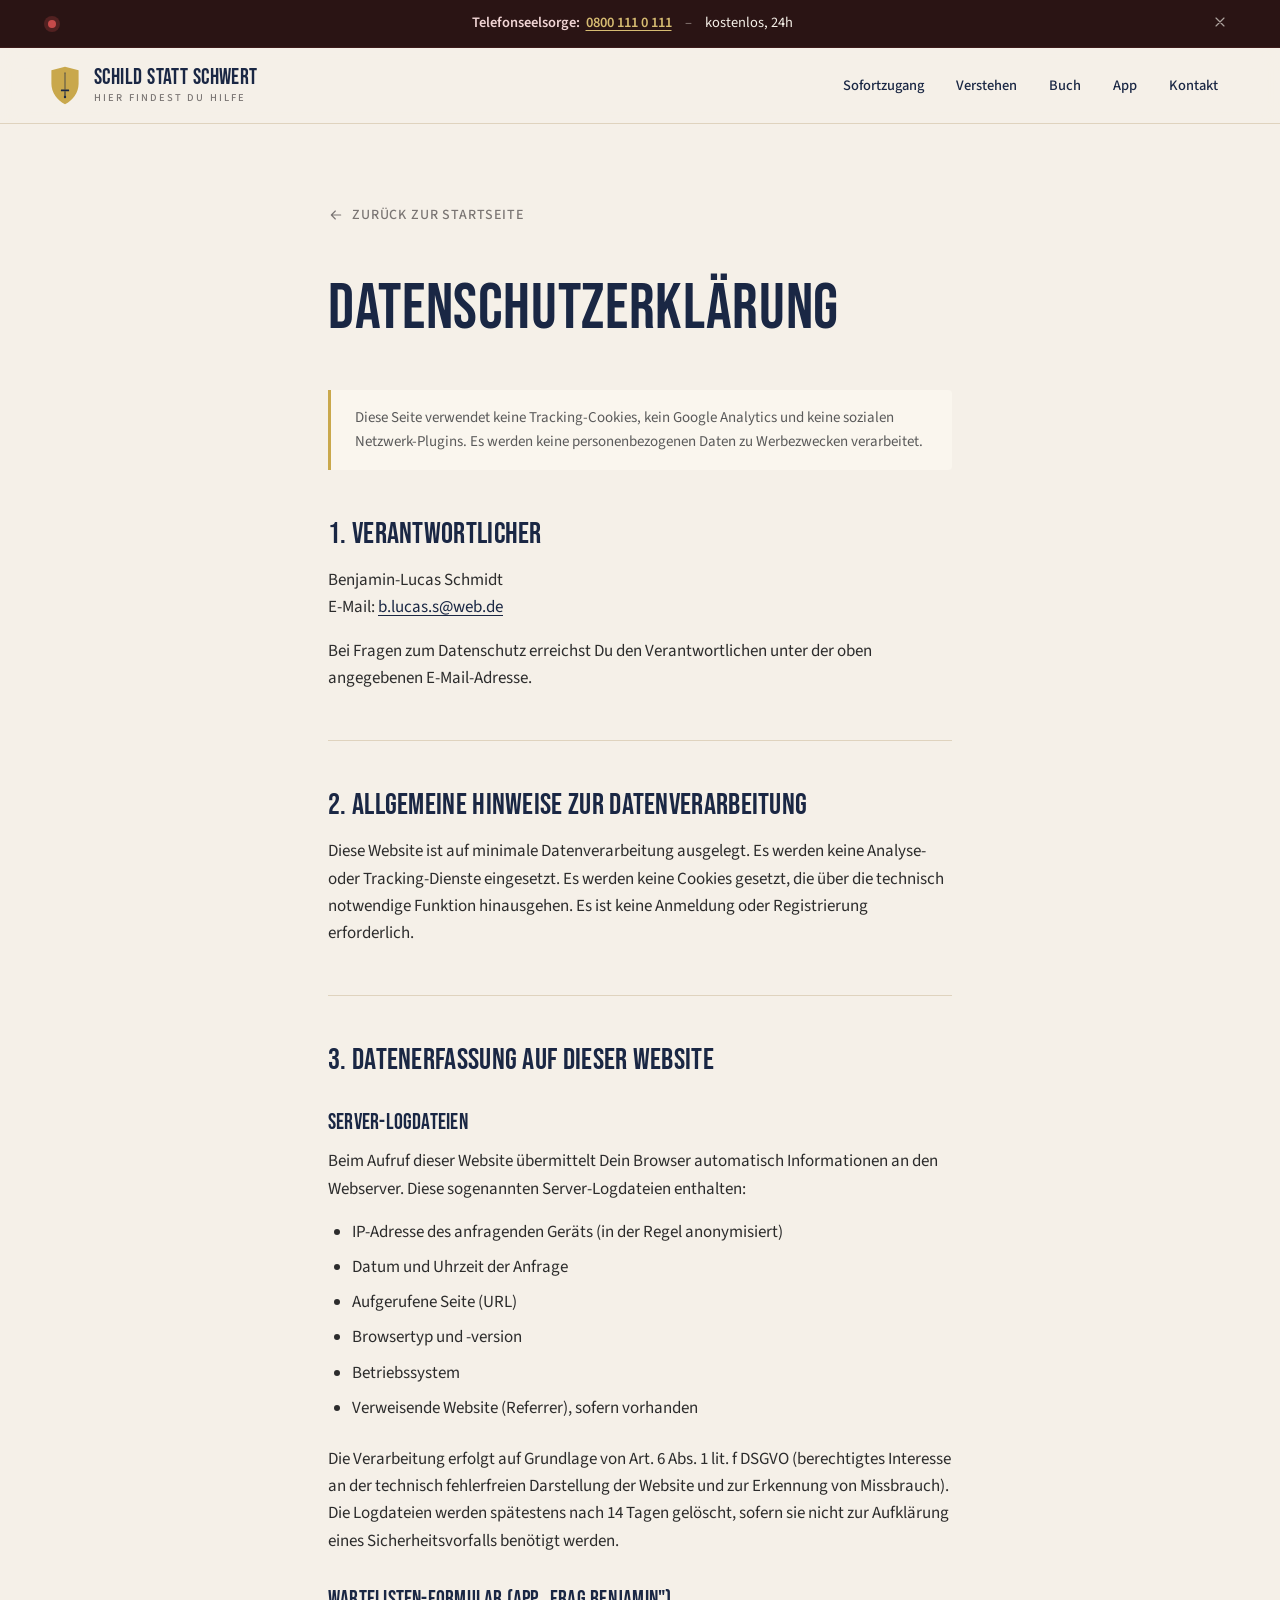
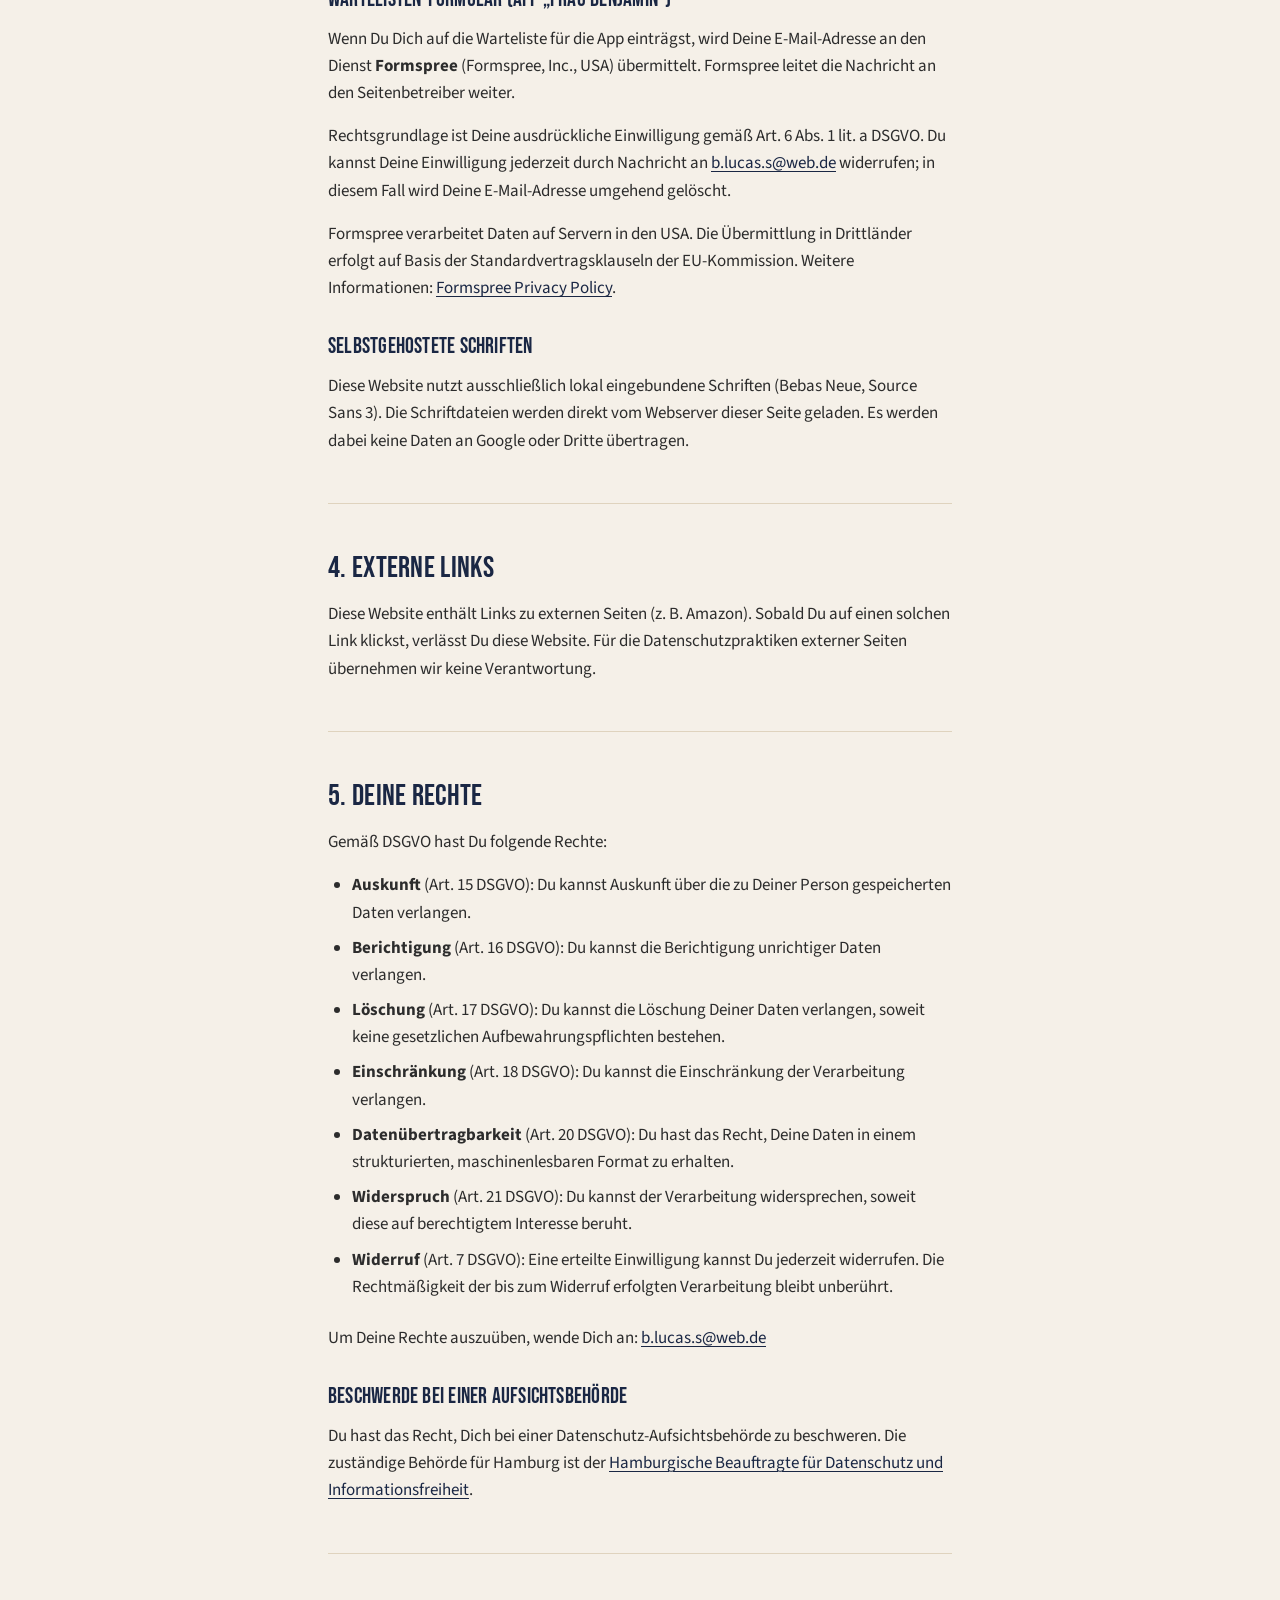
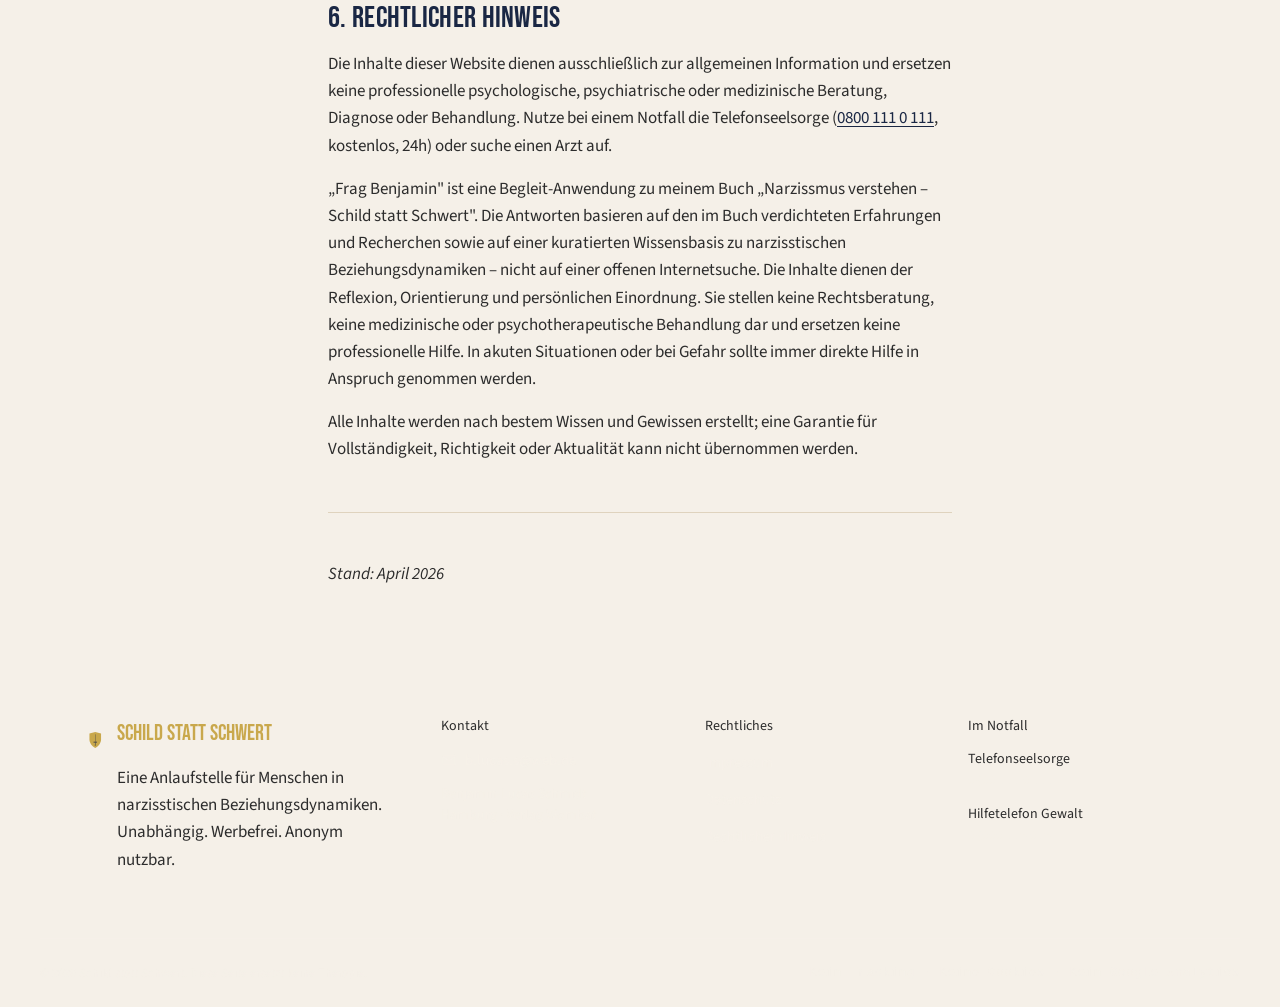
<file: datenschutz.html>
<!doctype html>
<html lang="de">
<head>
  <meta charset="utf-8">
  <meta name="viewport" content="width=device-width, initial-scale=1">
  <title>Datenschutzerklärung — Schild statt Schwert</title>
  <meta name="description" content="Datenschutzerklärung der Website schild-statt-schwert.de gemäß DSGVO.">
  <meta name="robots" content="noindex, follow">
  <link rel="stylesheet" href="project/colors_and_type.css">
  <link rel="stylesheet" href="project/site.css">
  <link rel="icon" type="image/svg+xml" href="project/assets/shield-mark.svg">
  <style>
    .legal-page {
      max-width: 720px;
      margin-inline: auto;
      padding-inline: var(--gutter);
      padding-block: clamp(3rem, 7vw, 5rem) clamp(4rem, 9vw, 7rem);
    }
    .legal-page h1 {
      font-family: var(--font-display);
      font-size: clamp(2.5rem, 5vw, 4rem);
      text-transform: uppercase;
      letter-spacing: var(--ls-display);
      color: var(--marine-700);
      margin: 0 0 var(--s-7);
      line-height: 1.05;
    }
    .legal-page h2 {
      font-family: var(--font-display);
      font-size: clamp(1.4rem, 2.5vw, 1.9rem);
      text-transform: uppercase;
      letter-spacing: var(--ls-display);
      color: var(--marine-700);
      margin: var(--s-7) 0 var(--s-4);
      line-height: 1.1;
    }
    .legal-page h3 {
      font-family: var(--font-display);
      font-size: clamp(1.1rem, 1.8vw, 1.4rem);
      text-transform: uppercase;
      letter-spacing: var(--ls-display);
      color: var(--marine-700);
      margin: var(--s-6) 0 var(--s-3);
      line-height: 1.2;
    }
    .legal-page p,
    .legal-page address,
    .legal-page li {
      font-size: var(--t-body);
      line-height: var(--lh-body);
      color: var(--ink-800);
      margin: 0 0 var(--s-4);
      font-style: normal;
    }
    .legal-page ul {
      padding-left: var(--s-5);
      margin: 0 0 var(--s-5);
    }
    .legal-page li { margin-bottom: var(--s-2); }
    .legal-page a { color: var(--marine-700); }
    .legal-page a:hover { color: var(--gold-700); }
    .legal-page .back-link {
      display: inline-flex;
      align-items: center;
      gap: 8px;
      font-size: 14px;
      font-weight: 500;
      letter-spacing: .06em;
      text-transform: uppercase;
      color: var(--ink-500);
      text-decoration: none;
      margin-bottom: var(--s-7);
      transition: color var(--dur-fast) var(--ease-standard);
    }
    .legal-page .back-link:hover { color: var(--marine-700); text-decoration: none; }
    .legal-page hr {
      border: none;
      border-top: 1px solid var(--cream-300);
      margin: var(--s-7) 0;
    }
    .info-box {
      background: var(--cream-50);
      border-left: 3px solid var(--gold-500);
      border-radius: 0 var(--r-md) var(--r-md) 0;
      padding: var(--s-4) var(--s-5);
      margin: 0 0 var(--s-5);
    }
    .info-box p { margin: 0; color: var(--ink-600); font-size: 15px; }
  </style>
</head>
<body>

<!-- NOTFALL-LEISTE -->
<div class="emergency-bar" id="emergency-bar" role="complementary" aria-label="Notfallkontakt">
  <div class="emergency-bar__inner">
    <span class="emergency-bar__dot" aria-hidden="true"></span>
    <p>
      <strong>Telefonseelsorge:</strong>&nbsp;
      <a href="tel:08001110111">0800 111 0 111</a>
      <span class="emergency-bar__sep">–</span>
      kostenlos, 24h
    </p>
    <button class="emergency-bar__close" aria-label="Leiste schließen" id="bar-close">
      <svg class="icon" width="16" height="16" viewBox="0 0 24 24" fill="none"
           stroke="currentColor" stroke-width="1.75" stroke-linecap="round" stroke-linejoin="round" aria-hidden="true">
        <path d="M6 6 L18 18 M18 6 L6 18"/>
      </svg>
    </button>
  </div>
</div>

<!-- NAVIGATION -->
<header class="site-header is-scrolled" id="site-header">
  <div class="site-header__inner">
    <a href="index.html" class="brand" aria-label="Schild statt Schwert — Startseite">
      <svg width="34" height="41" viewBox="0 0 100 120" aria-hidden="true">
        <path d="M50 5 L90 15 L90 55 C90 82 72 105 50 115 C28 105 10 82 10 55 L10 15 Z" fill="var(--gold-500)"/>
        <g fill="var(--marine-700)">
          <path d="M49 25 L51 25 L51 72 L49 72 Z"/>
          <path d="M50 20 L52 25 L48 25 Z"/>
          <rect x="38" y="72" width="24" height="5" rx="1"/>
          <rect x="48.5" y="77" width="3" height="14"/>
          <circle cx="50" cy="94" r="3.5"/>
        </g>
      </svg>
      <span class="brand__text">
        <span class="brand__wm">Schild statt Schwert</span>
        <span class="brand__sm">Hier findest Du Hilfe</span>
      </span>
    </a>
    <nav class="site-nav" aria-label="Hauptnavigation">
      <ul>
        <li><a href="index.html#tueren">Sofortzugang</a></li>
        <li><a href="index.html#tueren">Verstehen</a></li>
        <li><a href="index.html#buch">Buch</a></li>
        <li><a href="index.html#app">App</a></li>
        <li><a href="index.html#kontakt">Kontakt</a></li>
      </ul>
    </nav>
    <button class="site-nav__toggle" aria-label="Menü öffnen" id="nav-toggle">
      <svg class="icon" width="22" height="22" viewBox="0 0 24 24" fill="none"
           stroke="currentColor" stroke-width="1.75" stroke-linecap="round" stroke-linejoin="round" aria-hidden="true">
        <path d="M4 7 H20 M4 12 H20 M4 17 H20"/>
      </svg>
    </button>
  </div>
  <div class="site-nav__mobile" id="mobile-nav" hidden>
    <ul>
      <li><a href="index.html#tueren">Sofortzugang</a></li>
      <li><a href="index.html#tueren">Verstehen</a></li>
      <li><a href="index.html#buch">Buch</a></li>
      <li><a href="index.html#app">App</a></li>
      <li><a href="index.html#kontakt">Kontakt</a></li>
    </ul>
  </div>
</header>

<main>
  <div class="legal-page">

    <a href="index.html" class="back-link">
      <svg class="icon" width="16" height="16" viewBox="0 0 24 24" fill="none"
           stroke="currentColor" stroke-width="1.75" stroke-linecap="round" stroke-linejoin="round" aria-hidden="true">
        <path d="M19 12 H5 M11 18 L5 12 L11 6"/>
      </svg>
      Zurück zur Startseite
    </a>

    <h1>Datenschutz&shy;erklärung</h1>

    <div class="info-box">
      <p>
        Diese Seite verwendet keine Tracking-Cookies, kein Google Analytics und
        keine sozialen Netzwerk-Plugins. Es werden keine personenbezogenen Daten
        zu Werbezwecken verarbeitet.
      </p>
    </div>

    <h2>1. Verantwortlicher</h2>
    <address>
      Benjamin-Lucas Schmidt<br>
      E-Mail: <a href="mailto:b.lucas.s@web.de">b.lucas.s@web.de</a>
    </address>
    <p>
      Bei Fragen zum Datenschutz erreichst Du den Verantwortlichen unter der oben
      angegebenen E-Mail-Adresse.
    </p>

    <hr>

    <h2>2. Allgemeine Hinweise zur Datenverarbeitung</h2>
    <p>
      Diese Website ist auf minimale Datenverarbeitung ausgelegt. Es werden keine
      Analyse- oder Tracking-Dienste eingesetzt. Es werden keine Cookies gesetzt,
      die über die technisch notwendige Funktion hinausgehen. Es ist keine Anmeldung
      oder Registrierung erforderlich.
    </p>

    <hr>

    <h2>3. Datenerfassung auf dieser Website</h2>

    <h3>Server-Logdateien</h3>
    <p>
      Beim Aufruf dieser Website übermittelt Dein Browser automatisch Informationen
      an den Webserver. Diese sogenannten Server-Logdateien enthalten:
    </p>
    <ul>
      <li>IP-Adresse des anfragenden Geräts (in der Regel anonymisiert)</li>
      <li>Datum und Uhrzeit der Anfrage</li>
      <li>Aufgerufene Seite (URL)</li>
      <li>Browsertyp und -version</li>
      <li>Betriebssystem</li>
      <li>Verweisende Website (Referrer), sofern vorhanden</li>
    </ul>
    <p>
      Die Verarbeitung erfolgt auf Grundlage von Art. 6 Abs. 1 lit. f DSGVO
      (berechtigtes Interesse an der technisch fehlerfreien Darstellung der Website
      und zur Erkennung von Missbrauch). Die Logdateien werden spätestens nach
      14 Tagen gelöscht, sofern sie nicht zur Aufklärung eines Sicherheitsvorfalls
      benötigt werden.
    </p>

    <h3>Wartelisten-Formular (App „Frag Benjamin")</h3>
    <p>
      Wenn Du Dich auf die Warteliste für die App einträgst, wird Deine
      E-Mail-Adresse an den Dienst <strong>Formspree</strong>
      (Formspree, Inc., USA) übermittelt. Formspree leitet die Nachricht
      an den Seitenbetreiber weiter.
    </p>
    <p>
      Rechtsgrundlage ist Deine ausdrückliche Einwilligung gemäß
      Art. 6 Abs. 1 lit. a DSGVO. Du kannst Deine Einwilligung jederzeit
      durch Nachricht an <a href="mailto:b.lucas.s@web.de">b.lucas.s@web.de</a>
      widerrufen; in diesem Fall wird Deine E-Mail-Adresse umgehend gelöscht.
    </p>
    <p>
      Formspree verarbeitet Daten auf Servern in den USA. Die Übermittlung
      in Drittländer erfolgt auf Basis der Standardvertragsklauseln der EU-Kommission.
      Weitere Informationen: <a href="https://formspree.io/legal/privacy-policy"
      target="_blank" rel="noopener noreferrer">Formspree Privacy Policy</a>.
    </p>

    <h3>Selbstgehostete Schriften</h3>
    <p>
      Diese Website nutzt ausschließlich lokal eingebundene Schriften
      (Bebas Neue, Source Sans 3). Die Schriftdateien werden direkt vom
      Webserver dieser Seite geladen. Es werden dabei keine Daten an
      Google oder Dritte übertragen.
    </p>

    <hr>

    <h2>4. Externe Links</h2>
    <p>
      Diese Website enthält Links zu externen Seiten (z. B. Amazon). Sobald Du
      auf einen solchen Link klickst, verlässt Du diese Website. Für die
      Datenschutzpraktiken externer Seiten übernehmen wir keine Verantwortung.
    </p>

    <hr>

    <h2>5. Deine Rechte</h2>
    <p>Gemäß DSGVO hast Du folgende Rechte:</p>
    <ul>
      <li><strong>Auskunft</strong> (Art. 15 DSGVO): Du kannst Auskunft über die zu
        Deiner Person gespeicherten Daten verlangen.</li>
      <li><strong>Berichtigung</strong> (Art. 16 DSGVO): Du kannst die Berichtigung
        unrichtiger Daten verlangen.</li>
      <li><strong>Löschung</strong> (Art. 17 DSGVO): Du kannst die Löschung Deiner
        Daten verlangen, soweit keine gesetzlichen Aufbewahrungspflichten bestehen.</li>
      <li><strong>Einschränkung</strong> (Art. 18 DSGVO): Du kannst die Einschränkung
        der Verarbeitung verlangen.</li>
      <li><strong>Datenübertragbarkeit</strong> (Art. 20 DSGVO): Du hast das Recht,
        Deine Daten in einem strukturierten, maschinenlesbaren Format zu erhalten.</li>
      <li><strong>Widerspruch</strong> (Art. 21 DSGVO): Du kannst der Verarbeitung
        widersprechen, soweit diese auf berechtigtem Interesse beruht.</li>
      <li><strong>Widerruf</strong> (Art. 7 DSGVO): Eine erteilte Einwilligung kannst
        Du jederzeit widerrufen. Die Rechtmäßigkeit der bis zum Widerruf erfolgten
        Verarbeitung bleibt unberührt.</li>
    </ul>
    <p>
      Um Deine Rechte auszuüben, wende Dich an:
      <a href="mailto:b.lucas.s@web.de">b.lucas.s@web.de</a>
    </p>

    <h3>Beschwerde bei einer Aufsichtsbehörde</h3>
    <p>
      Du hast das Recht, Dich bei einer Datenschutz-Aufsichtsbehörde zu beschweren.
      Die zuständige Behörde für Hamburg ist der
      <a href="https://datenschutz.hamburg.de/" target="_blank" rel="noopener noreferrer">
        Hamburgische Beauftragte für Datenschutz und Informationsfreiheit</a>.
    </p>

    <hr>

    <h2 id="hinweis">6. Rechtlicher Hinweis</h2>
    <p>
      Die Inhalte dieser Website dienen ausschließlich zur allgemeinen Information
      und ersetzen keine professionelle psychologische, psychiatrische oder
      medizinische Beratung, Diagnose oder Behandlung. Nutze bei einem Notfall
      die Telefonseelsorge (<a href="tel:08001110111">0800 111 0 111</a>,
      kostenlos, 24h) oder suche einen Arzt auf.
    </p>
    <p>
      „Frag Benjamin" ist eine Begleit-Anwendung zu meinem Buch
      „Narzissmus verstehen – Schild statt Schwert". Die Antworten
      basieren auf den im Buch verdichteten Erfahrungen und Recherchen
      sowie auf einer kuratierten Wissensbasis zu narzisstischen
      Beziehungsdynamiken – nicht auf einer offenen Internetsuche.
      Die Inhalte dienen der Reflexion, Orientierung und persönlichen
      Einordnung. Sie stellen keine Rechtsberatung, keine medizinische
      oder psychotherapeutische Behandlung dar und ersetzen keine
      professionelle Hilfe. In akuten Situationen oder bei Gefahr
      sollte immer direkte Hilfe in Anspruch genommen werden.
    </p>
    <p>
      Alle Inhalte werden nach bestem Wissen und Gewissen erstellt; eine Garantie
      für Vollständigkeit, Richtigkeit oder Aktualität kann nicht übernommen werden.
    </p>

    <hr>

    <p>
      <em>Stand: April 2026</em>
    </p>

  </div>
</main>

<!-- FOOTER -->
<footer class="site-footer">
  <div class="container site-footer__grid">
    <div class="site-footer__brand">
      <svg width="40" height="48" viewBox="0 0 100 120" aria-hidden="true">
        <path d="M50 5 L90 15 L90 55 C90 82 72 105 50 115 C28 105 10 82 10 55 L10 15 Z" fill="var(--gold-500)"/>
        <g fill="var(--marine-700)">
          <path d="M49 25 L51 25 L51 72 L49 72 Z"/>
          <path d="M50 20 L52 25 L48 25 Z"/>
          <rect x="38" y="72" width="24" height="5" rx="1"/>
          <rect x="48.5" y="77" width="3" height="14"/>
          <circle cx="50" cy="94" r="3.5"/>
        </g>
      </svg>
      <div>
        <div class="site-footer__wm">Schild statt Schwert</div>
        <p class="site-footer__mission">
          Eine Anlaufstelle für Menschen in narzisstischen Beziehungsdynamiken.
          Unabhängig. Werbefrei. Anonym nutzbar.
        </p>
      </div>
    </div>
    <div class="site-footer__col">
      <p class="site-footer__label">Kontakt</p>
      <a href="mailto:b.lucas.s@web.de" class="site-footer__mail">
        <svg class="icon" width="16" height="16" viewBox="0 0 24 24" fill="none"
             stroke="currentColor" stroke-width="1.75" stroke-linecap="round" stroke-linejoin="round" aria-hidden="true">
          <rect x="3" y="5" width="18" height="14" rx="1.5"/>
          <path d="M3 7 L12 13 L21 7"/>
        </svg>
        b.lucas.s@web.de
      </a>
      <p class="site-footer__author">Benjamin-Lucas Schmidt<br>Hamburg · Verlag Wombat</p>
    </div>
    <div class="site-footer__col">
      <p class="site-footer__label">Rechtliches</p>
      <ul>
        <li><a href="impressum.html">Impressum</a></li>
        <li><a href="datenschutz.html">Datenschutz</a></li>
        <li><a href="datenschutz.html#hinweis">Rechtlicher Hinweis</a></li>
      </ul>
    </div>
    <div class="site-footer__col">
      <p class="site-footer__label">Im Notfall</p>
      <p>Telefonseelsorge<br><a href="tel:08001110111">0800 111 0 111</a></p>
      <p>Hilfetelefon Gewalt<br><a href="tel:08000116016">08000 116 016</a></p>
    </div>
  </div>
  <div class="site-footer__bottom container">
    <p>&copy; 2026 Schild statt Schwert. Diese Seite ersetzt keine Therapie.</p>
    <p class="site-footer__ds">Kein Tracking · Keine Cookies · Kein Google Analytics</p>
  </div>
</footer>

<script>
(function () {
  'use strict';
  document.getElementById('bar-close').addEventListener('click', function () {
    var bar = document.getElementById('emergency-bar');
    bar.style.transition = 'opacity 0.2s';
    bar.style.opacity = '0';
    setTimeout(function () { bar.remove(); }, 200);
  });
  var toggle = document.getElementById('nav-toggle');
  var mobileNav = document.getElementById('mobile-nav');
  var ICON_MENU  = '<svg class="icon" width="22" height="22" viewBox="0 0 24 24" fill="none" stroke="currentColor" stroke-width="1.75" stroke-linecap="round" stroke-linejoin="round" aria-hidden="true"><path d="M4 7 H20 M4 12 H20 M4 17 H20"/></svg>';
  var ICON_CLOSE = '<svg class="icon" width="22" height="22" viewBox="0 0 24 24" fill="none" stroke="currentColor" stroke-width="1.75" stroke-linecap="round" stroke-linejoin="round" aria-hidden="true"><path d="M6 6 L18 18 M18 6 L6 18"/></svg>';
  toggle.addEventListener('click', function () {
    if (!mobileNav.hidden) {
      mobileNav.hidden = true; toggle.innerHTML = ICON_MENU; toggle.setAttribute('aria-label', 'Menü öffnen');
    } else {
      mobileNav.hidden = false; toggle.innerHTML = ICON_CLOSE; toggle.setAttribute('aria-label', 'Menü schließen');
    }
  });
}());
</script>
</body>
</html>
</file>
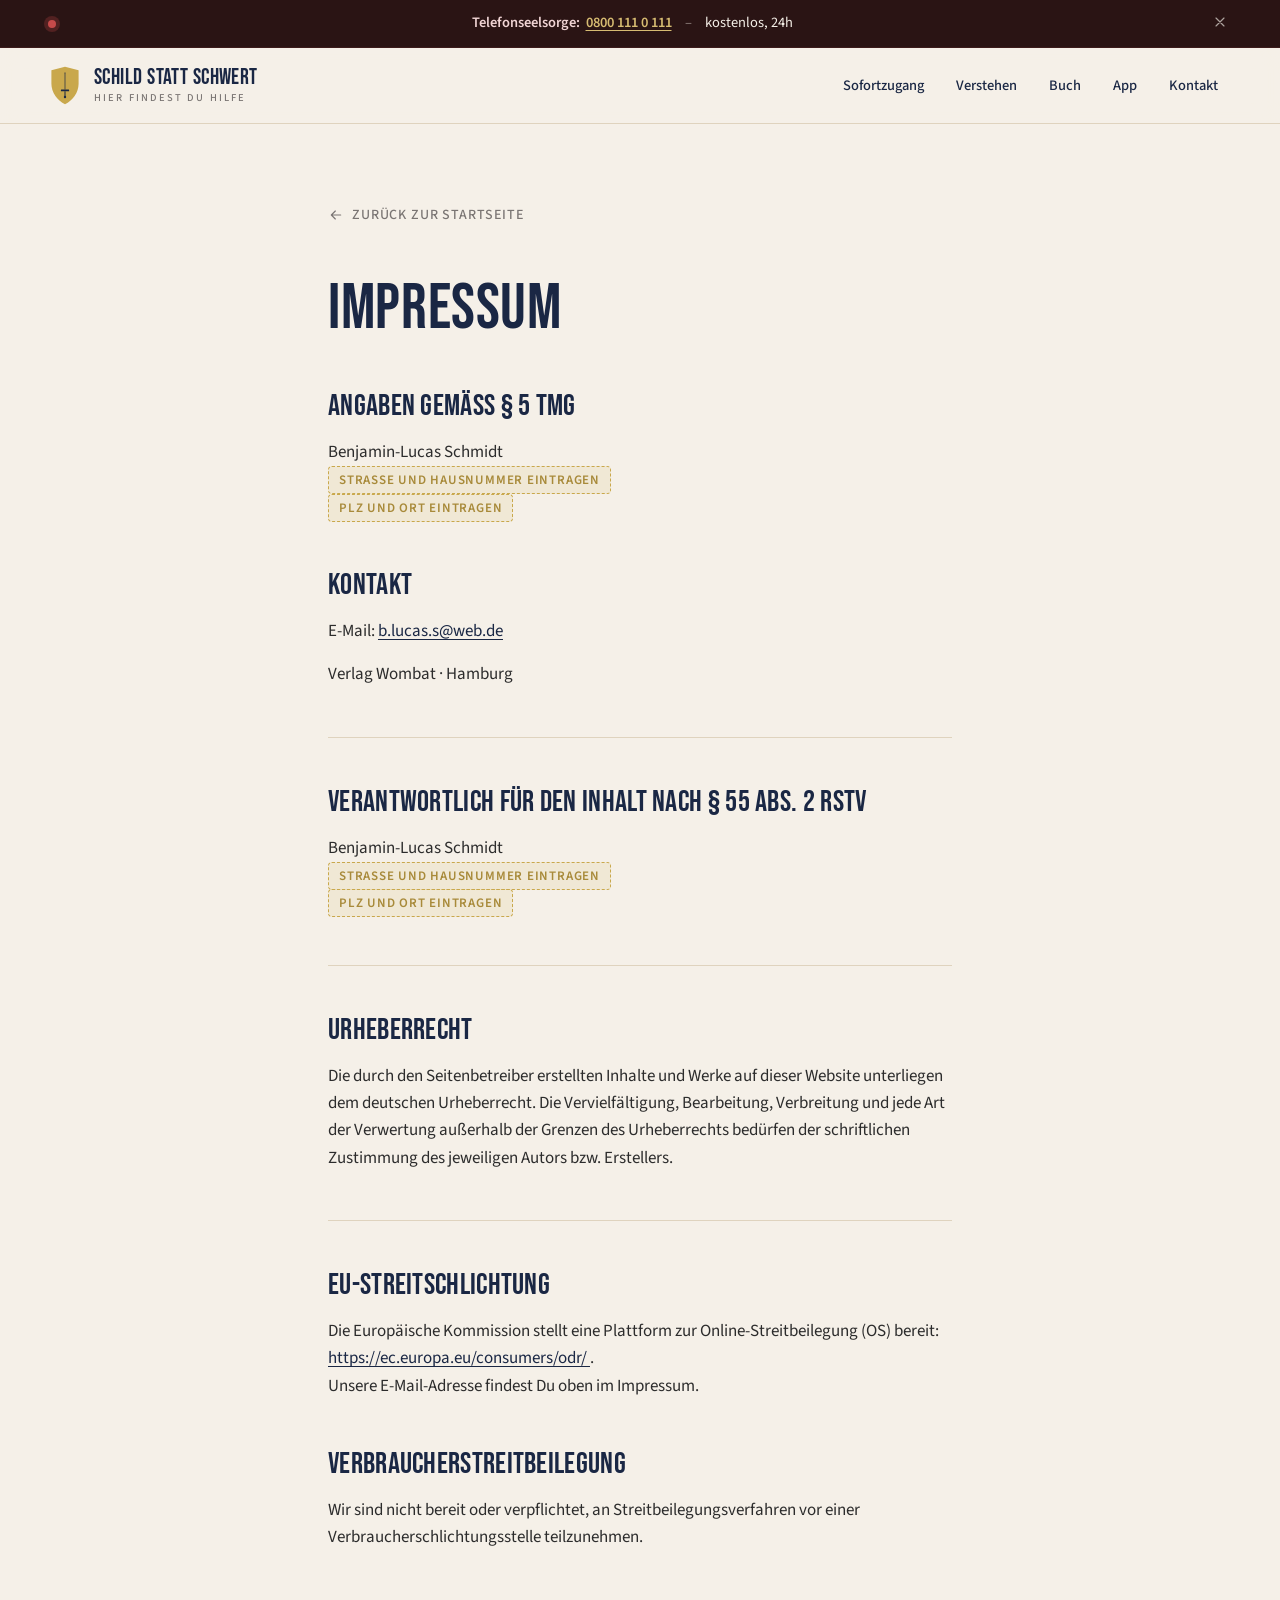
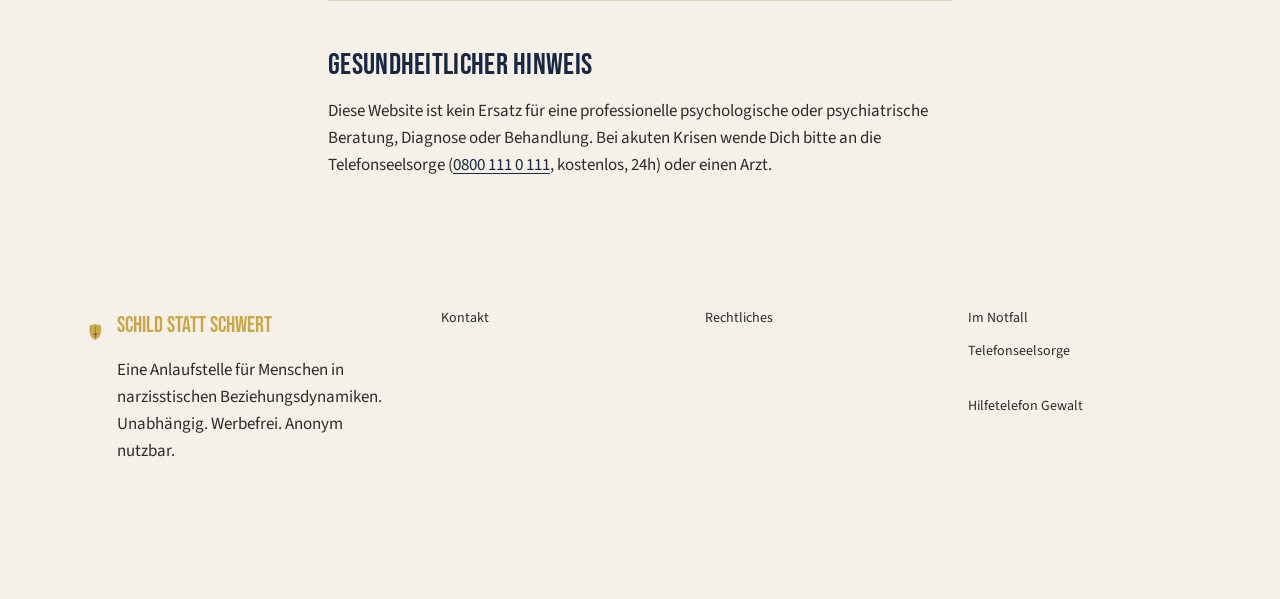
<file: impressum.html>
<!doctype html>
<html lang="de">
<head>
  <meta charset="utf-8">
  <meta name="viewport" content="width=device-width, initial-scale=1">
  <title>Impressum — Schild statt Schwert</title>
  <meta name="description" content="Impressum der Website schild-statt-schwert.de gemäß § 5 TMG.">
  <meta name="robots" content="noindex, follow">
  <link rel="stylesheet" href="project/colors_and_type.css">
  <link rel="stylesheet" href="project/site.css">
  <link rel="icon" type="image/svg+xml" href="project/assets/shield-mark.svg">
  <style>
    /* Unterseiten-Layout */
    .legal-page {
      max-width: 720px;
      margin-inline: auto;
      padding-inline: var(--gutter);
      padding-block: clamp(3rem, 7vw, 5rem) clamp(4rem, 9vw, 7rem);
    }
    .legal-page h1 {
      font-family: var(--font-display);
      font-size: clamp(2.5rem, 5vw, 4rem);
      text-transform: uppercase;
      letter-spacing: var(--ls-display);
      color: var(--marine-700);
      margin: 0 0 var(--s-7);
      line-height: 1.05;
    }
    .legal-page h2 {
      font-family: var(--font-display);
      font-size: clamp(1.4rem, 2.5vw, 1.9rem);
      text-transform: uppercase;
      letter-spacing: var(--ls-display);
      color: var(--marine-700);
      margin: var(--s-7) 0 var(--s-4);
      line-height: 1.1;
    }
    .legal-page p,
    .legal-page address {
      font-size: var(--t-body);
      line-height: var(--lh-body);
      color: var(--ink-800);
      margin: 0 0 var(--s-4);
      font-style: normal;
    }
    .legal-page a { color: var(--marine-700); }
    .legal-page a:hover { color: var(--gold-700); }
    .legal-page .back-link {
      display: inline-flex;
      align-items: center;
      gap: 8px;
      font-size: 14px;
      font-weight: 500;
      letter-spacing: .06em;
      text-transform: uppercase;
      color: var(--ink-500);
      text-decoration: none;
      margin-bottom: var(--s-7);
      transition: color var(--dur-fast) var(--ease-standard);
    }
    .legal-page .back-link:hover { color: var(--marine-700); text-decoration: none; }
    .legal-page hr {
      border: none;
      border-top: 1px solid var(--cream-300);
      margin: var(--s-7) 0;
    }
    .placeholder {
      background: rgba(201,168,76,.12);
      border: 1px dashed var(--gold-500);
      border-radius: var(--r-md);
      padding: 4px 10px;
      font-size: 13px;
      font-weight: 600;
      letter-spacing: .06em;
      text-transform: uppercase;
      color: var(--gold-700);
    }
  </style>
</head>
<body>

<!-- NOTFALL-LEISTE -->
<div class="emergency-bar" id="emergency-bar" role="complementary" aria-label="Notfallkontakt">
  <div class="emergency-bar__inner">
    <span class="emergency-bar__dot" aria-hidden="true"></span>
    <p>
      <strong>Telefonseelsorge:</strong>&nbsp;
      <a href="tel:08001110111">0800 111 0 111</a>
      <span class="emergency-bar__sep">–</span>
      kostenlos, 24h
    </p>
    <button class="emergency-bar__close" aria-label="Leiste schließen" id="bar-close">
      <svg class="icon" width="16" height="16" viewBox="0 0 24 24" fill="none"
           stroke="currentColor" stroke-width="1.75" stroke-linecap="round" stroke-linejoin="round" aria-hidden="true">
        <path d="M6 6 L18 18 M18 6 L6 18"/>
      </svg>
    </button>
  </div>
</div>

<!-- NAVIGATION -->
<header class="site-header is-scrolled" id="site-header">
  <div class="site-header__inner">
    <a href="index.html" class="brand" aria-label="Schild statt Schwert — Startseite">
      <svg width="34" height="41" viewBox="0 0 100 120" aria-hidden="true">
        <path d="M50 5 L90 15 L90 55 C90 82 72 105 50 115 C28 105 10 82 10 55 L10 15 Z" fill="var(--gold-500)"/>
        <g fill="var(--marine-700)">
          <path d="M49 25 L51 25 L51 72 L49 72 Z"/>
          <path d="M50 20 L52 25 L48 25 Z"/>
          <rect x="38" y="72" width="24" height="5" rx="1"/>
          <rect x="48.5" y="77" width="3" height="14"/>
          <circle cx="50" cy="94" r="3.5"/>
        </g>
      </svg>
      <span class="brand__text">
        <span class="brand__wm">Schild statt Schwert</span>
        <span class="brand__sm">Hier findest Du Hilfe</span>
      </span>
    </a>
    <nav class="site-nav" aria-label="Hauptnavigation">
      <ul>
        <li><a href="index.html#tueren">Sofortzugang</a></li>
        <li><a href="index.html#tueren">Verstehen</a></li>
        <li><a href="index.html#buch">Buch</a></li>
        <li><a href="index.html#app">App</a></li>
        <li><a href="index.html#kontakt">Kontakt</a></li>
      </ul>
    </nav>
    <button class="site-nav__toggle" aria-label="Menü öffnen" id="nav-toggle">
      <svg class="icon" width="22" height="22" viewBox="0 0 24 24" fill="none"
           stroke="currentColor" stroke-width="1.75" stroke-linecap="round" stroke-linejoin="round" aria-hidden="true">
        <path d="M4 7 H20 M4 12 H20 M4 17 H20"/>
      </svg>
    </button>
  </div>
  <div class="site-nav__mobile" id="mobile-nav" hidden>
    <ul>
      <li><a href="index.html#tueren">Sofortzugang</a></li>
      <li><a href="index.html#tueren">Verstehen</a></li>
      <li><a href="index.html#buch">Buch</a></li>
      <li><a href="index.html#app">App</a></li>
      <li><a href="index.html#kontakt">Kontakt</a></li>
    </ul>
  </div>
</header>

<main>
  <div class="legal-page">

    <a href="index.html" class="back-link">
      <svg class="icon" width="16" height="16" viewBox="0 0 24 24" fill="none"
           stroke="currentColor" stroke-width="1.75" stroke-linecap="round" stroke-linejoin="round" aria-hidden="true">
        <path d="M19 12 H5 M11 18 L5 12 L11 6"/>
      </svg>
      Zurück zur Startseite
    </a>

    <h1>Impressum</h1>

    <h2>Angaben gemäß § 5 TMG</h2>
    <address>
      Benjamin-Lucas Schmidt<br>
      <span class="placeholder">Straße und Hausnummer eintragen</span><br>
      <span class="placeholder">PLZ und Ort eintragen</span>
    </address>

    <h2>Kontakt</h2>
    <p>
      E-Mail: <a href="mailto:b.lucas.s@web.de">b.lucas.s@web.de</a>
    </p>
    <p>
      Verlag Wombat · Hamburg
    </p>

    <hr>

    <h2>Verantwortlich für den Inhalt nach § 55 Abs. 2 RStV</h2>
    <address>
      Benjamin-Lucas Schmidt<br>
      <span class="placeholder">Straße und Hausnummer eintragen</span><br>
      <span class="placeholder">PLZ und Ort eintragen</span>
    </address>

    <hr>

    <h2>Urheberrecht</h2>
    <p>
      Die durch den Seitenbetreiber erstellten Inhalte und Werke auf dieser Website unterliegen
      dem deutschen Urheberrecht. Die Vervielfältigung, Bearbeitung, Verbreitung und jede Art
      der Verwertung außerhalb der Grenzen des Urheberrechts bedürfen der schriftlichen
      Zustimmung des jeweiligen Autors bzw. Erstellers.
    </p>

    <hr>

    <h2>EU-Streitschlichtung</h2>
    <p>
      Die Europäische Kommission stellt eine Plattform zur Online-Streitbeilegung (OS) bereit:
      <a href="https://ec.europa.eu/consumers/odr/" target="_blank" rel="noopener noreferrer">
        https://ec.europa.eu/consumers/odr/
      </a>.<br>
      Unsere E-Mail-Adresse findest Du oben im Impressum.
    </p>

    <h2>Verbraucherstreitbeilegung</h2>
    <p>
      Wir sind nicht bereit oder verpflichtet, an Streitbeilegungsverfahren vor einer
      Verbraucherschlichtungsstelle teilzunehmen.
    </p>

    <hr>

    <h2 id="hinweis-gesundheit">Gesundheitlicher Hinweis</h2>
    <p>
      Diese Website ist kein Ersatz für eine professionelle psychologische oder
      psychiatrische Beratung, Diagnose oder Behandlung. Bei akuten Krisen wende Dich
      bitte an die Telefonseelsorge (<a href="tel:08001110111">0800 111 0 111</a>,
      kostenlos, 24h) oder einen Arzt.
    </p>

  </div>
</main>

<!-- FOOTER -->
<footer class="site-footer">
  <div class="container site-footer__grid">
    <div class="site-footer__brand">
      <svg width="40" height="48" viewBox="0 0 100 120" aria-hidden="true">
        <path d="M50 5 L90 15 L90 55 C90 82 72 105 50 115 C28 105 10 82 10 55 L10 15 Z" fill="var(--gold-500)"/>
        <g fill="var(--marine-700)">
          <path d="M49 25 L51 25 L51 72 L49 72 Z"/>
          <path d="M50 20 L52 25 L48 25 Z"/>
          <rect x="38" y="72" width="24" height="5" rx="1"/>
          <rect x="48.5" y="77" width="3" height="14"/>
          <circle cx="50" cy="94" r="3.5"/>
        </g>
      </svg>
      <div>
        <div class="site-footer__wm">Schild statt Schwert</div>
        <p class="site-footer__mission">
          Eine Anlaufstelle für Menschen in narzisstischen Beziehungsdynamiken.
          Unabhängig. Werbefrei. Anonym nutzbar.
        </p>
      </div>
    </div>
    <div class="site-footer__col">
      <p class="site-footer__label">Kontakt</p>
      <a href="mailto:b.lucas.s@web.de" class="site-footer__mail">
        <svg class="icon" width="16" height="16" viewBox="0 0 24 24" fill="none"
             stroke="currentColor" stroke-width="1.75" stroke-linecap="round" stroke-linejoin="round" aria-hidden="true">
          <rect x="3" y="5" width="18" height="14" rx="1.5"/>
          <path d="M3 7 L12 13 L21 7"/>
        </svg>
        b.lucas.s@web.de
      </a>
      <p class="site-footer__author">Benjamin-Lucas Schmidt<br>Hamburg · Verlag Wombat</p>
    </div>
    <div class="site-footer__col">
      <p class="site-footer__label">Rechtliches</p>
      <ul>
        <li><a href="impressum.html">Impressum</a></li>
        <li><a href="datenschutz.html">Datenschutz</a></li>
        <li><a href="datenschutz.html#hinweis">Rechtlicher Hinweis</a></li>
      </ul>
    </div>
    <div class="site-footer__col">
      <p class="site-footer__label">Im Notfall</p>
      <p>Telefonseelsorge<br><a href="tel:08001110111">0800 111 0 111</a></p>
      <p>Hilfetelefon Gewalt<br><a href="tel:08000116016">08000 116 016</a></p>
    </div>
  </div>
  <div class="site-footer__bottom container">
    <p>&copy; 2026 Schild statt Schwert. Diese Seite ersetzt keine Therapie.</p>
    <p class="site-footer__ds">Kein Tracking · Keine Cookies · Kein Google Analytics</p>
  </div>
</footer>

<script>
(function () {
  'use strict';
  document.getElementById('bar-close').addEventListener('click', function () {
    var bar = document.getElementById('emergency-bar');
    bar.style.transition = 'opacity 0.2s';
    bar.style.opacity = '0';
    setTimeout(function () { bar.remove(); }, 200);
  });
  var toggle = document.getElementById('nav-toggle');
  var mobileNav = document.getElementById('mobile-nav');
  var ICON_MENU  = '<svg class="icon" width="22" height="22" viewBox="0 0 24 24" fill="none" stroke="currentColor" stroke-width="1.75" stroke-linecap="round" stroke-linejoin="round" aria-hidden="true"><path d="M4 7 H20 M4 12 H20 M4 17 H20"/></svg>';
  var ICON_CLOSE = '<svg class="icon" width="22" height="22" viewBox="0 0 24 24" fill="none" stroke="currentColor" stroke-width="1.75" stroke-linecap="round" stroke-linejoin="round" aria-hidden="true"><path d="M6 6 L18 18 M18 6 L6 18"/></svg>';
  toggle.addEventListener('click', function () {
    if (!mobileNav.hidden) {
      mobileNav.hidden = true; toggle.innerHTML = ICON_MENU; toggle.setAttribute('aria-label', 'Menü öffnen');
    } else {
      mobileNav.hidden = false; toggle.innerHTML = ICON_CLOSE; toggle.setAttribute('aria-label', 'Menü schließen');
    }
  });
}());
</script>
</body>
</html>
</file>
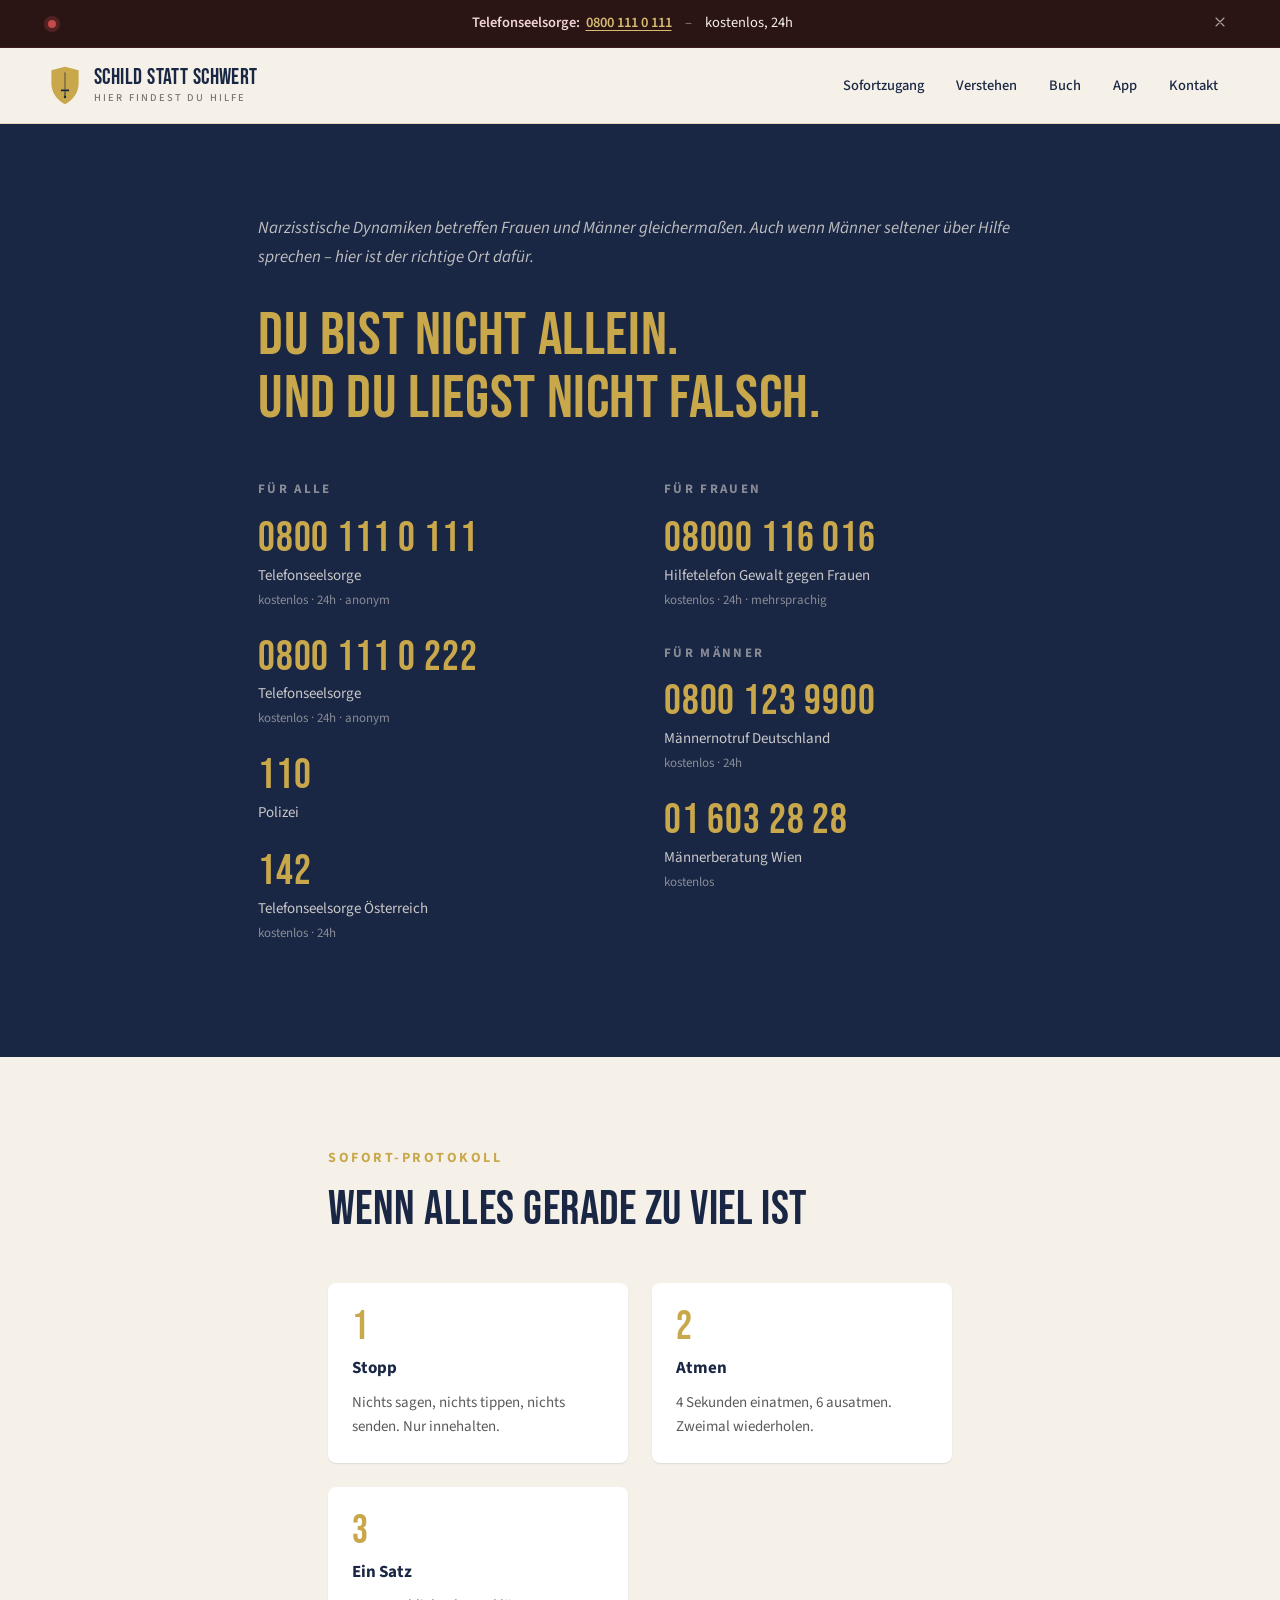
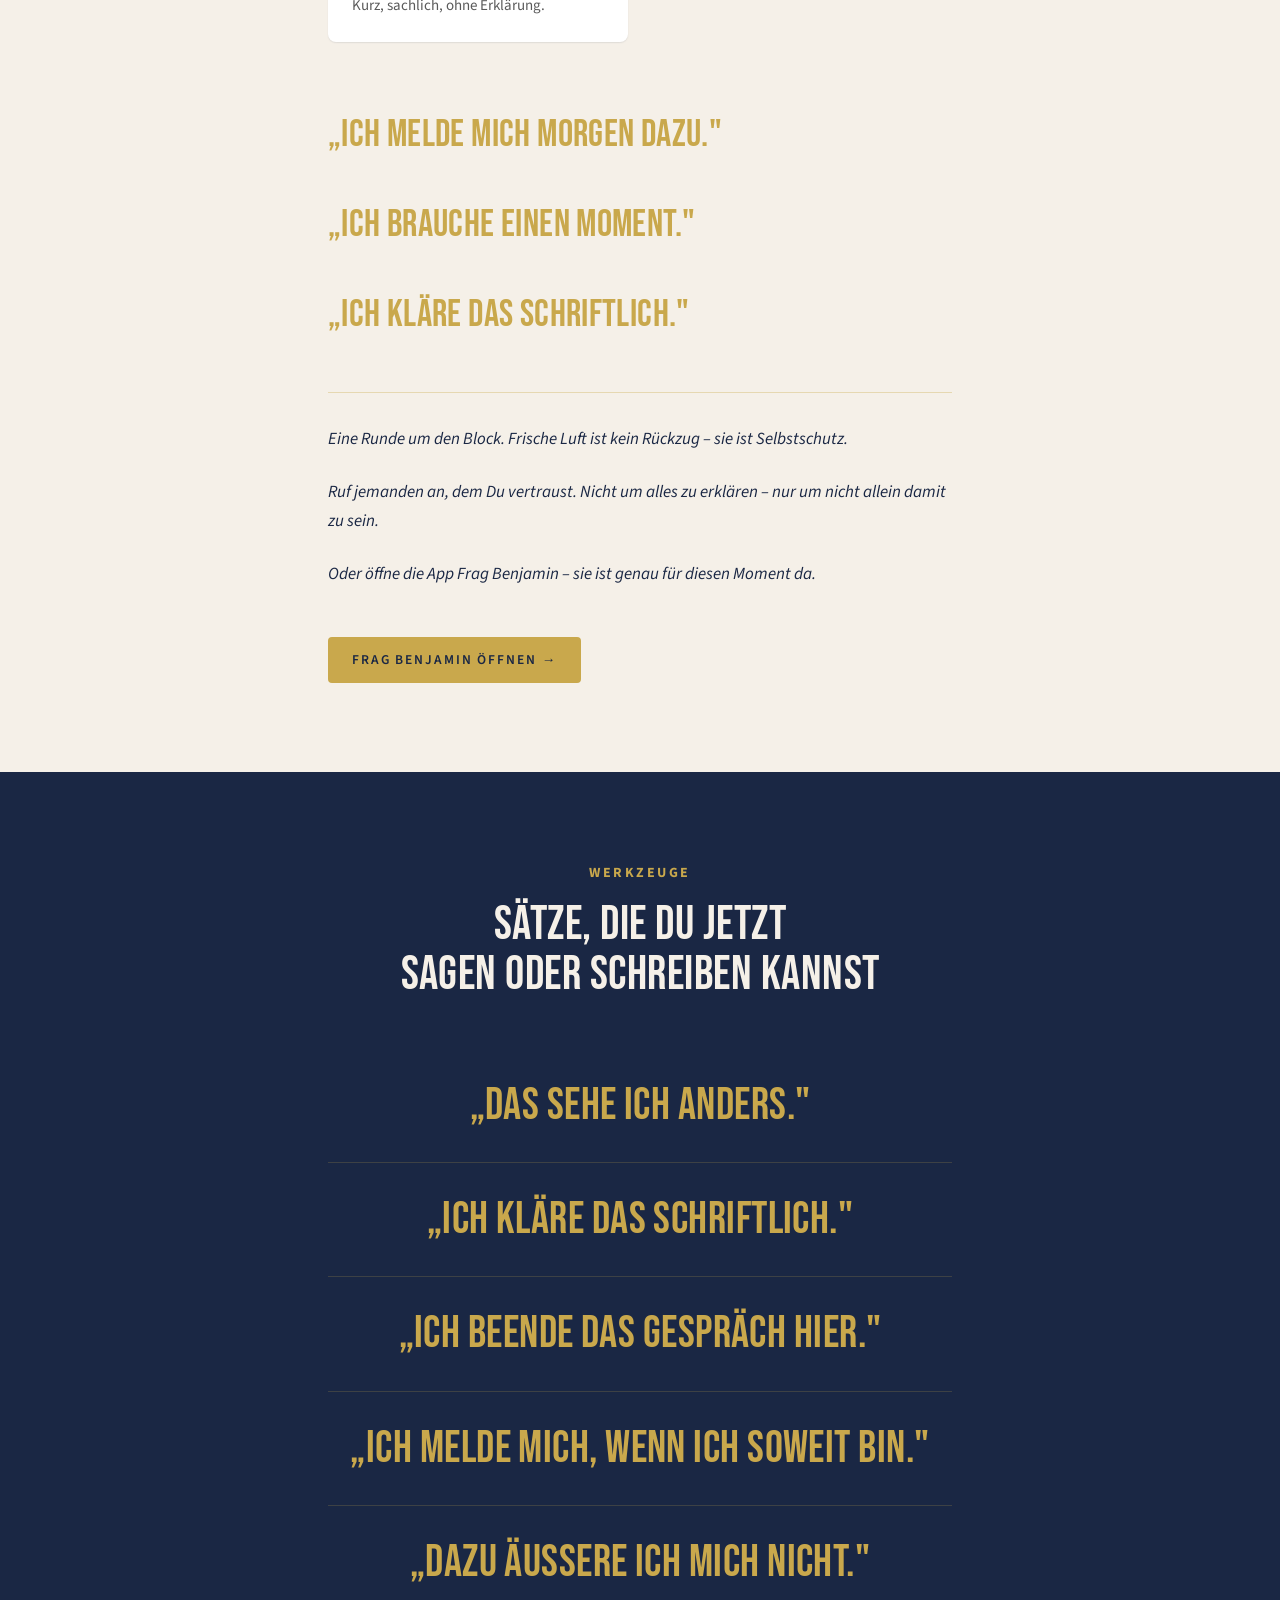
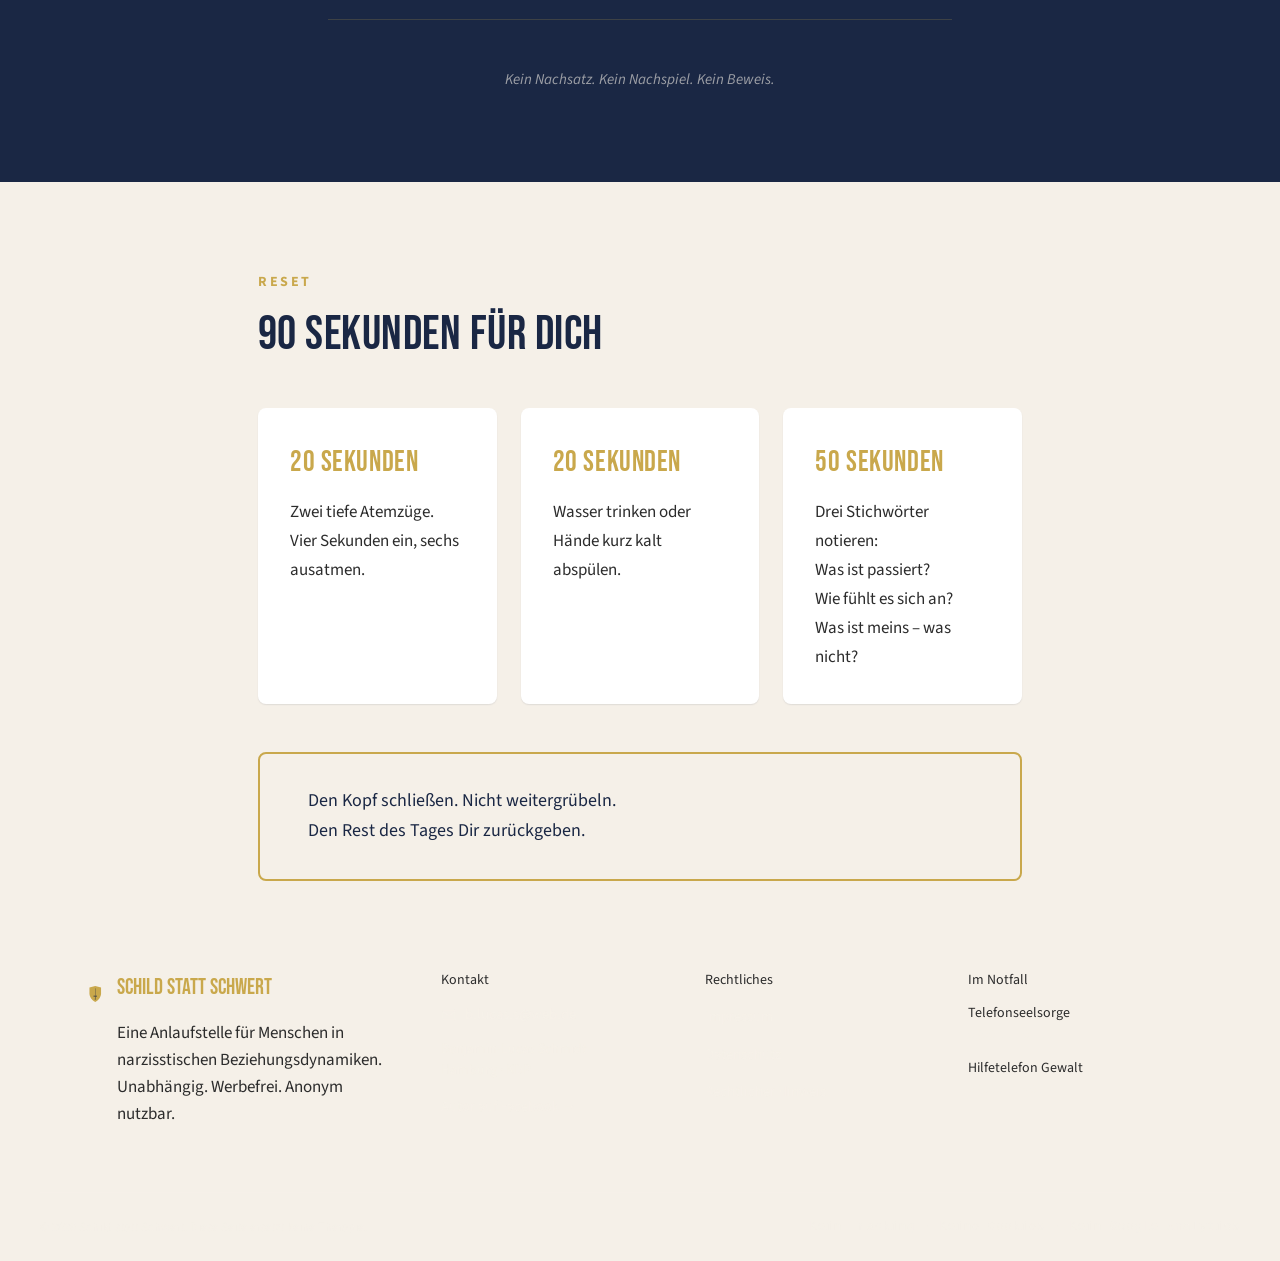
<file: sofort.html>
<!doctype html>
<html lang="de">
<head>
  <meta charset="utf-8">
  <meta name="viewport" content="width=device-width, initial-scale=1">
  <title>Sofortzugang — Schild statt Schwert</title>
  <meta name="description" content="Sofortzugang: Notfallnummern, Werkzeuge und Orientierung für Menschen in narzisstischen Beziehungsdynamiken.">
  <meta name="robots" content="noindex, follow">
  <link rel="stylesheet" href="project/colors_and_type.css">
  <link rel="stylesheet" href="project/site.css">
  <link rel="icon" type="image/svg+xml" href="project/assets/shield-mark.svg">
  <style>
    /* ---- Sofort-Seite allgemein ---- */
    .sofort-section {
      padding-block: clamp(3.5rem, 7vw, 6rem);
    }
    .sofort-section--dark {
      background: #1A2744;
      color: #F5F0E8;
    }
    .sofort-section--light {
      background: #F5F0E8;
      color: #2C2C2C;
    }

    /* ---- Sektion 1: Notfall ---- */
    .notfall__inner {
      max-width: 860px;
      margin-inline: auto;
      padding-inline: var(--gutter);
    }
    .notfall__intro {
      font-style: italic;
      font-size: var(--t-body);
      color: rgba(245,240,232,0.75);
      margin: 0 0 var(--s-6);
      line-height: 1.7;
    }
    .notfall__headline {
      font-family: var(--font-display);
      font-size: clamp(2.2rem, 5vw, 3.8rem);
      line-height: 1.05;
      letter-spacing: var(--ls-display);
      text-transform: uppercase;
      color: #C9A84C;
      margin: 0 0 var(--s-7);
    }
    .notfall__gruppen {
      display: grid;
      grid-template-columns: repeat(auto-fit, minmax(240px, 1fr));
      gap: var(--s-7);
    }
    .notfall__gruppe-label {
      font-size: var(--t-xs);
      font-weight: 700;
      letter-spacing: var(--ls-eyebrow);
      text-transform: uppercase;
      color: rgba(245,240,232,0.5);
      margin: 0 0 var(--s-4);
    }
    .notfall__nummer {
      display: block;
      margin-bottom: var(--s-5);
    }
    .notfall__nummer a {
      font-family: var(--font-display);
      font-size: clamp(1.8rem, 4vw, 2.6rem);
      letter-spacing: 0.02em;
      color: #C9A84C;
      text-decoration: none;
      line-height: 1.1;
      display: block;
    }
    .notfall__nummer a:hover { color: #E8C86A; text-decoration: none; }
    .notfall__nummer-name {
      display: block;
      font-size: var(--t-small);
      color: rgba(245,240,232,0.8);
      margin-top: 2px;
    }
    .notfall__nummer-meta {
      display: block;
      font-size: var(--t-xs);
      color: rgba(245,240,232,0.5);
      margin-top: 2px;
    }

    /* ---- Sektion 2: Sofort-Protokoll ---- */
    .protokoll__inner {
      max-width: 720px;
      margin-inline: auto;
      padding-inline: var(--gutter);
    }
    .sofort-eyebrow {
      font-size: var(--t-eyebrow);
      font-weight: 700;
      letter-spacing: var(--ls-eyebrow);
      text-transform: uppercase;
      color: #C9A84C;
      margin: 0 0 var(--s-4);
    }
    .sofort-headline {
      font-family: var(--font-display);
      font-size: clamp(2rem, 4vw, 3rem);
      line-height: 1.05;
      letter-spacing: var(--ls-display);
      text-transform: uppercase;
      color: #1A2744;
      margin: 0 0 var(--s-7);
    }
    .sofort-headline--light {
      color: #F5F0E8;
    }
    .protokoll__schritte {
      display: grid;
      grid-template-columns: repeat(auto-fit, minmax(200px, 1fr));
      gap: var(--s-5);
      margin-bottom: var(--s-7);
    }
    .protokoll__schritt {
      background: #FFFFFF;
      border-radius: var(--r-lg);
      padding: var(--s-5);
      box-shadow: var(--shadow-1);
    }
    .protokoll__schritt-nr {
      font-family: var(--font-display);
      font-size: 2.5rem;
      color: #C9A84C;
      line-height: 1;
      margin-bottom: var(--s-2);
    }
    .protokoll__schritt-titel {
      font-weight: 700;
      font-size: var(--t-body);
      color: #1A2744;
      margin: 0 0 var(--s-2);
    }
    .protokoll__schritt-text {
      font-size: var(--t-small);
      color: #5A5A5A;
      margin: 0;
      line-height: 1.6;
    }
    .protokoll__saetze {
      margin: 0 0 var(--s-6);
    }
    .protokoll__satz {
      font-family: var(--font-display);
      font-size: clamp(1.6rem, 3.5vw, 2.4rem);
      letter-spacing: var(--ls-display);
      text-transform: uppercase;
      color: #C9A84C;
      padding: var(--s-5) 0;
      margin: 0;
      line-height: 1.1;
    }
    .protokoll__trenner {
      border: none;
      border-top: 1px solid #C9A84C;
      opacity: 0.35;
      margin: var(--s-6) 0;
    }
    .protokoll__absaetze p {
      font-style: italic;
      font-size: var(--t-body);
      line-height: 1.7;
      color: #1A2744;
      margin: 0 0 var(--s-5);
    }

    /* ---- Sektion 3: Werkzeuge ---- */
    .werkzeuge__inner {
      max-width: 720px;
      margin-inline: auto;
      padding-inline: var(--gutter);
      text-align: center;
    }
    .werkzeuge__satz {
      font-family: var(--font-display);
      font-size: clamp(1.8rem, 4vw, 2.8rem);
      letter-spacing: var(--ls-display);
      text-transform: uppercase;
      color: #C9A84C;
      padding: var(--s-6) 0;
      margin: 0;
      line-height: 1.1;
      border-bottom: 1px solid rgba(201,168,76,0.2);
    }
    .werkzeuge__satz:last-of-type {
      border-bottom: none;
    }
    .werkzeuge__footnote {
      font-style: italic;
      font-size: var(--t-small);
      color: rgba(245,240,232,0.6);
      margin: var(--s-7) 0 0;
    }

    /* ---- Sektion 4: Reset ---- */
    .reset__inner {
      max-width: 860px;
      margin-inline: auto;
      padding-inline: var(--gutter);
    }
    .reset__kacheln {
      display: grid;
      grid-template-columns: repeat(auto-fit, minmax(220px, 1fr));
      gap: var(--s-5);
      margin-bottom: var(--s-7);
    }
    .reset__kachel {
      background: #FFFFFF;
      border-radius: var(--r-lg);
      padding: var(--s-6);
      box-shadow: var(--shadow-1);
    }
    .reset__zeit {
      font-family: var(--font-display);
      font-size: 1.8rem;
      letter-spacing: 0.02em;
      color: #C9A84C;
      margin: 0 0 var(--s-3);
    }
    .reset__text {
      font-size: var(--t-body);
      line-height: 1.7;
      color: #2C2C2C;
      margin: 0;
    }
    .reset__ziel {
      border: 2px solid #C9A84C;
      border-radius: var(--r-lg);
      padding: var(--s-6) var(--s-7);
      background: #F5F0E8;
    }
    .reset__ziel p {
      font-size: 1.125rem;
      line-height: 1.7;
      color: #1A2744;
      margin: 0;
    }

    /* ---- Btn volle Breite Mobile ---- */
    @media (max-width: 480px) {
      .btn-fullmobile { width: 100%; text-align: center; justify-content: center; }
    }
  </style>
</head>
<body>

<!-- NOTFALL-LEISTE -->
<div class="emergency-bar" id="emergency-bar" role="complementary" aria-label="Notfallkontakt">
  <div class="emergency-bar__inner">
    <span class="emergency-bar__dot" aria-hidden="true"></span>
    <p>
      <strong>Telefonseelsorge:</strong>&nbsp;
      <a href="tel:08001110111">0800 111 0 111</a>
      <span class="emergency-bar__sep">–</span>
      kostenlos, 24h
    </p>
    <button class="emergency-bar__close" aria-label="Leiste schließen" id="bar-close">
      <svg class="icon" width="16" height="16" viewBox="0 0 24 24" fill="none"
           stroke="currentColor" stroke-width="1.75" stroke-linecap="round" stroke-linejoin="round" aria-hidden="true">
        <path d="M6 6 L18 18 M18 6 L6 18"/>
      </svg>
    </button>
  </div>
</div>

<!-- NAVIGATION -->
<header class="site-header is-scrolled" id="site-header">
  <div class="site-header__inner">
    <a href="index.html" class="brand" aria-label="Schild statt Schwert — Startseite">
      <svg width="34" height="41" viewBox="0 0 100 120" aria-hidden="true">
        <path d="M50 5 L90 15 L90 55 C90 82 72 105 50 115 C28 105 10 82 10 55 L10 15 Z" fill="var(--gold-500)"/>
        <g fill="var(--marine-700)">
          <path d="M49 25 L51 25 L51 72 L49 72 Z"/>
          <path d="M50 20 L52 25 L48 25 Z"/>
          <rect x="38" y="72" width="24" height="5" rx="1"/>
          <rect x="48.5" y="77" width="3" height="14"/>
          <circle cx="50" cy="94" r="3.5"/>
        </g>
      </svg>
      <span class="brand__text">
        <span class="brand__wm">Schild statt Schwert</span>
        <span class="brand__sm">Hier findest Du Hilfe</span>
      </span>
    </a>
    <nav class="site-nav" aria-label="Hauptnavigation">
      <ul>
        <li><a href="sofort.html">Sofortzugang</a></li>
        <li><a href="index.html#tueren">Verstehen</a></li>
        <li><a href="index.html#buch">Buch</a></li>
        <li><a href="index.html#app">App</a></li>
        <li><a href="index.html#kontakt">Kontakt</a></li>
      </ul>
    </nav>
    <button class="site-nav__toggle" aria-label="Menü öffnen" id="nav-toggle">
      <svg class="icon" width="22" height="22" viewBox="0 0 24 24" fill="none"
           stroke="currentColor" stroke-width="1.75" stroke-linecap="round" stroke-linejoin="round" aria-hidden="true">
        <path d="M4 7 H20 M4 12 H20 M4 17 H20"/>
      </svg>
    </button>
  </div>
  <div class="site-nav__mobile" id="mobile-nav" hidden>
    <ul>
      <li><a href="sofort.html">Sofortzugang</a></li>
      <li><a href="index.html#tueren">Verstehen</a></li>
      <li><a href="index.html#buch">Buch</a></li>
      <li><a href="index.html#app">App</a></li>
      <li><a href="index.html#kontakt">Kontakt</a></li>
    </ul>
  </div>
</header>

<main>

<!-- ============================================================
     SEKTION 1 – NOTFALL
     ============================================================ -->
<section class="sofort-section sofort-section--dark" id="notfall">
  <div class="notfall__inner">
    <p class="notfall__intro">
      Narzisstische Dynamiken betreffen Frauen und Männer gleichermaßen.
      Auch wenn Männer seltener über Hilfe sprechen –
      hier ist der richtige Ort dafür.
    </p>
    <h1 class="notfall__headline">
      Du bist nicht allein.<br>
      Und Du liegst nicht falsch.
    </h1>

    <div class="notfall__gruppen">
      <div>
        <p class="notfall__gruppe-label">Für alle</p>
        <span class="notfall__nummer">
          <a href="tel:08001110111">0800 111 0 111</a>
          <span class="notfall__nummer-name">Telefonseelsorge</span>
          <span class="notfall__nummer-meta">kostenlos · 24h · anonym</span>
        </span>
        <span class="notfall__nummer">
          <a href="tel:08001110222">0800 111 0 222</a>
          <span class="notfall__nummer-name">Telefonseelsorge</span>
          <span class="notfall__nummer-meta">kostenlos · 24h · anonym</span>
        </span>
        <span class="notfall__nummer">
          <a href="tel:110">110</a>
          <span class="notfall__nummer-name">Polizei</span>
        </span>
        <span class="notfall__nummer">
          <a href="tel:142">142</a>
          <span class="notfall__nummer-name">Telefonseelsorge Österreich</span>
          <span class="notfall__nummer-meta">kostenlos · 24h</span>
        </span>
      </div>

      <div>
        <p class="notfall__gruppe-label">Für Frauen</p>
        <span class="notfall__nummer">
          <a href="tel:08000116016">08000 116 016</a>
          <span class="notfall__nummer-name">Hilfetelefon Gewalt gegen Frauen</span>
          <span class="notfall__nummer-meta">kostenlos · 24h · mehrsprachig</span>
        </span>

        <p class="notfall__gruppe-label" style="margin-top: var(--s-6);">Für Männer</p>
        <span class="notfall__nummer">
          <a href="tel:08001239900">0800 123 9900</a>
          <span class="notfall__nummer-name">Männernotruf Deutschland</span>
          <span class="notfall__nummer-meta">kostenlos · 24h</span>
        </span>
        <span class="notfall__nummer">
          <a href="tel:016032828">01 603 28 28</a>
          <span class="notfall__nummer-name">Männerberatung Wien</span>
          <span class="notfall__nummer-meta">kostenlos</span>
        </span>
      </div>
    </div>
  </div>
</section>

<!-- ============================================================
     SEKTION 2 – SOFORT-PROTOKOLL
     ============================================================ -->
<section class="sofort-section sofort-section--light" id="protokoll">
  <div class="protokoll__inner">
    <p class="sofort-eyebrow">Sofort-Protokoll</p>
    <h2 class="sofort-headline">Wenn alles gerade zu viel ist</h2>

    <div class="protokoll__schritte">
      <div class="protokoll__schritt">
        <div class="protokoll__schritt-nr">1</div>
        <p class="protokoll__schritt-titel">Stopp</p>
        <p class="protokoll__schritt-text">Nichts sagen, nichts tippen, nichts senden. Nur innehalten.</p>
      </div>
      <div class="protokoll__schritt">
        <div class="protokoll__schritt-nr">2</div>
        <p class="protokoll__schritt-titel">Atmen</p>
        <p class="protokoll__schritt-text">4 Sekunden einatmen, 6 ausatmen. Zweimal wiederholen.</p>
      </div>
      <div class="protokoll__schritt">
        <div class="protokoll__schritt-nr">3</div>
        <p class="protokoll__schritt-titel">Ein Satz</p>
        <p class="protokoll__schritt-text">Kurz, sachlich, ohne Erklärung.</p>
      </div>
    </div>

    <div class="protokoll__saetze">
      <p class="protokoll__satz">„Ich melde mich morgen dazu."</p>
      <p class="protokoll__satz">„Ich brauche einen Moment."</p>
      <p class="protokoll__satz">„Ich kläre das schriftlich."</p>
    </div>

    <hr class="protokoll__trenner">

    <div class="protokoll__absaetze">
      <p>Eine Runde um den Block. Frische Luft ist kein Rückzug – sie ist Selbstschutz.</p>
      <p>Ruf jemanden an, dem Du vertraust. Nicht um alles zu erklären – nur um nicht allein damit zu sein.</p>
      <p>Oder öffne die App Frag Benjamin – sie ist genau für diesen Moment da.</p>
    </div>

    <a href="#frag-benjamin" class="btn btn-primary btn-md btn-fullmobile" style="margin-top: var(--s-5);">
      Frag Benjamin öffnen →
    </a>
  </div>
</section>

<!-- ============================================================
     SEKTION 3 – WERKZEUGE
     ============================================================ -->
<section class="sofort-section sofort-section--dark" id="werkzeuge">
  <div class="werkzeuge__inner">
    <p class="sofort-eyebrow">Werkzeuge</p>
    <h2 class="sofort-headline sofort-headline--light">
      Sätze, die Du jetzt<br>sagen oder schreiben kannst
    </h2>

    <p class="werkzeuge__satz">„Das sehe ich anders."</p>
    <p class="werkzeuge__satz">„Ich kläre das schriftlich."</p>
    <p class="werkzeuge__satz">„Ich beende das Gespräch hier."</p>
    <p class="werkzeuge__satz">„Ich melde mich, wenn ich soweit bin."</p>
    <p class="werkzeuge__satz">„Dazu äußere ich mich nicht."</p>

    <p class="werkzeuge__footnote">Kein Nachsatz. Kein Nachspiel. Kein Beweis.</p>
  </div>
</section>

<!-- ============================================================
     SEKTION 4 – RESET
     ============================================================ -->
<section class="sofort-section sofort-section--light" id="reset">
  <div class="reset__inner">
    <p class="sofort-eyebrow">Reset</p>
    <h2 class="sofort-headline">90 Sekunden für Dich</h2>

    <div class="reset__kacheln">
      <div class="reset__kachel">
        <p class="reset__zeit">20 Sekunden</p>
        <p class="reset__text">Zwei tiefe Atemzüge.<br>Vier Sekunden ein, sechs ausatmen.</p>
      </div>
      <div class="reset__kachel">
        <p class="reset__zeit">20 Sekunden</p>
        <p class="reset__text">Wasser trinken oder<br>Hände kurz kalt abspülen.</p>
      </div>
      <div class="reset__kachel">
        <p class="reset__zeit">50 Sekunden</p>
        <p class="reset__text">Drei Stichwörter notieren:<br>Was ist passiert?<br>Wie fühlt es sich an?<br>Was ist meins – was nicht?</p>
      </div>
    </div>

    <div class="reset__ziel">
      <p>Den Kopf schließen. Nicht weitergrübeln.<br>Den Rest des Tages Dir zurückgeben.</p>
    </div>
  </div>
</section>

</main>

<!-- FOOTER -->
<footer class="site-footer" id="kontakt">
  <div class="container site-footer__grid">
    <div class="site-footer__brand">
      <svg width="40" height="48" viewBox="0 0 100 120" aria-hidden="true">
        <path d="M50 5 L90 15 L90 55 C90 82 72 105 50 115 C28 105 10 82 10 55 L10 15 Z" fill="var(--gold-500)"/>
        <g fill="var(--marine-700)">
          <path d="M49 25 L51 25 L51 72 L49 72 Z"/>
          <path d="M50 20 L52 25 L48 25 Z"/>
          <rect x="38" y="72" width="24" height="5" rx="1"/>
          <rect x="48.5" y="77" width="3" height="14"/>
          <circle cx="50" cy="94" r="3.5"/>
        </g>
      </svg>
      <div>
        <div class="site-footer__wm">Schild statt Schwert</div>
        <p class="site-footer__mission">
          Eine Anlaufstelle für Menschen in narzisstischen Beziehungsdynamiken.
          Unabhängig. Werbefrei. Anonym nutzbar.
        </p>
      </div>
    </div>
    <div class="site-footer__col">
      <p class="site-footer__label">Kontakt</p>
      <a href="mailto:b.lucas.s@web.de" class="site-footer__mail">
        <svg class="icon" width="16" height="16" viewBox="0 0 24 24" fill="none"
             stroke="currentColor" stroke-width="1.75" stroke-linecap="round" stroke-linejoin="round" aria-hidden="true">
          <rect x="3" y="5" width="18" height="14" rx="1.5"/>
          <path d="M3 7 L12 13 L21 7"/>
        </svg>
        b.lucas.s@web.de
      </a>
      <p class="site-footer__author">
        Benjamin-Lucas Schmidt<br>Hamburg · KDP
      </p>
      <a href="https://www.facebook.com/profile.php?id=61557655017234"
         class="site-footer__fb" target="_blank" rel="noopener noreferrer">
        Autor auf Facebook →
      </a>
    </div>
    <div class="site-footer__col">
      <p class="site-footer__label">Rechtliches</p>
      <ul>
        <li><a href="impressum.html">Impressum</a></li>
        <li><a href="datenschutz.html">Datenschutz</a></li>
        <li><a href="datenschutz.html#hinweis">Rechtlicher Hinweis</a></li>
      </ul>
    </div>
    <div class="site-footer__col">
      <p class="site-footer__label">Im Notfall</p>
      <p>Telefonseelsorge<br><a href="tel:08001110111">0800 111 0 111</a></p>
      <p>Hilfetelefon Gewalt<br><a href="tel:08000116016">08000 116 016</a></p>
    </div>
  </div>
  <div class="site-footer__bottom container">
    <p>&copy; 2026 Schild statt Schwert. Diese Seite ersetzt keine Therapie.</p>
    <p class="site-footer__ds">Kein Tracking · Keine Cookies · Kein Google Analytics</p>
  </div>
</footer>

<script>
(function () {
  'use strict';
  document.getElementById('bar-close').addEventListener('click', function () {
    var bar = document.getElementById('emergency-bar');
    bar.style.transition = 'opacity 0.2s';
    bar.style.opacity = '0';
    setTimeout(function () { bar.remove(); }, 200);
  });
  var toggle = document.getElementById('nav-toggle');
  var mobileNav = document.getElementById('mobile-nav');
  var ICON_MENU  = '<svg class="icon" width="22" height="22" viewBox="0 0 24 24" fill="none" stroke="currentColor" stroke-width="1.75" stroke-linecap="round" stroke-linejoin="round" aria-hidden="true"><path d="M4 7 H20 M4 12 H20 M4 17 H20"/></svg>';
  var ICON_CLOSE = '<svg class="icon" width="22" height="22" viewBox="0 0 24 24" fill="none" stroke="currentColor" stroke-width="1.75" stroke-linecap="round" stroke-linejoin="round" aria-hidden="true"><path d="M6 6 L18 18 M18 6 L6 18"/></svg>';
  toggle.addEventListener('click', function () {
    if (!mobileNav.hidden) {
      mobileNav.hidden = true; toggle.innerHTML = ICON_MENU; toggle.setAttribute('aria-label', 'Menü öffnen');
    } else {
      mobileNav.hidden = false; toggle.innerHTML = ICON_CLOSE; toggle.setAttribute('aria-label', 'Menü schließen');
    }
  });
  mobileNav.querySelectorAll('a').forEach(function (a) {
    a.addEventListener('click', function () {
      mobileNav.hidden = true; toggle.innerHTML = ICON_MENU; toggle.setAttribute('aria-label', 'Menü öffnen');
    });
  });
}());
</script>
</body>
</html>
</file>
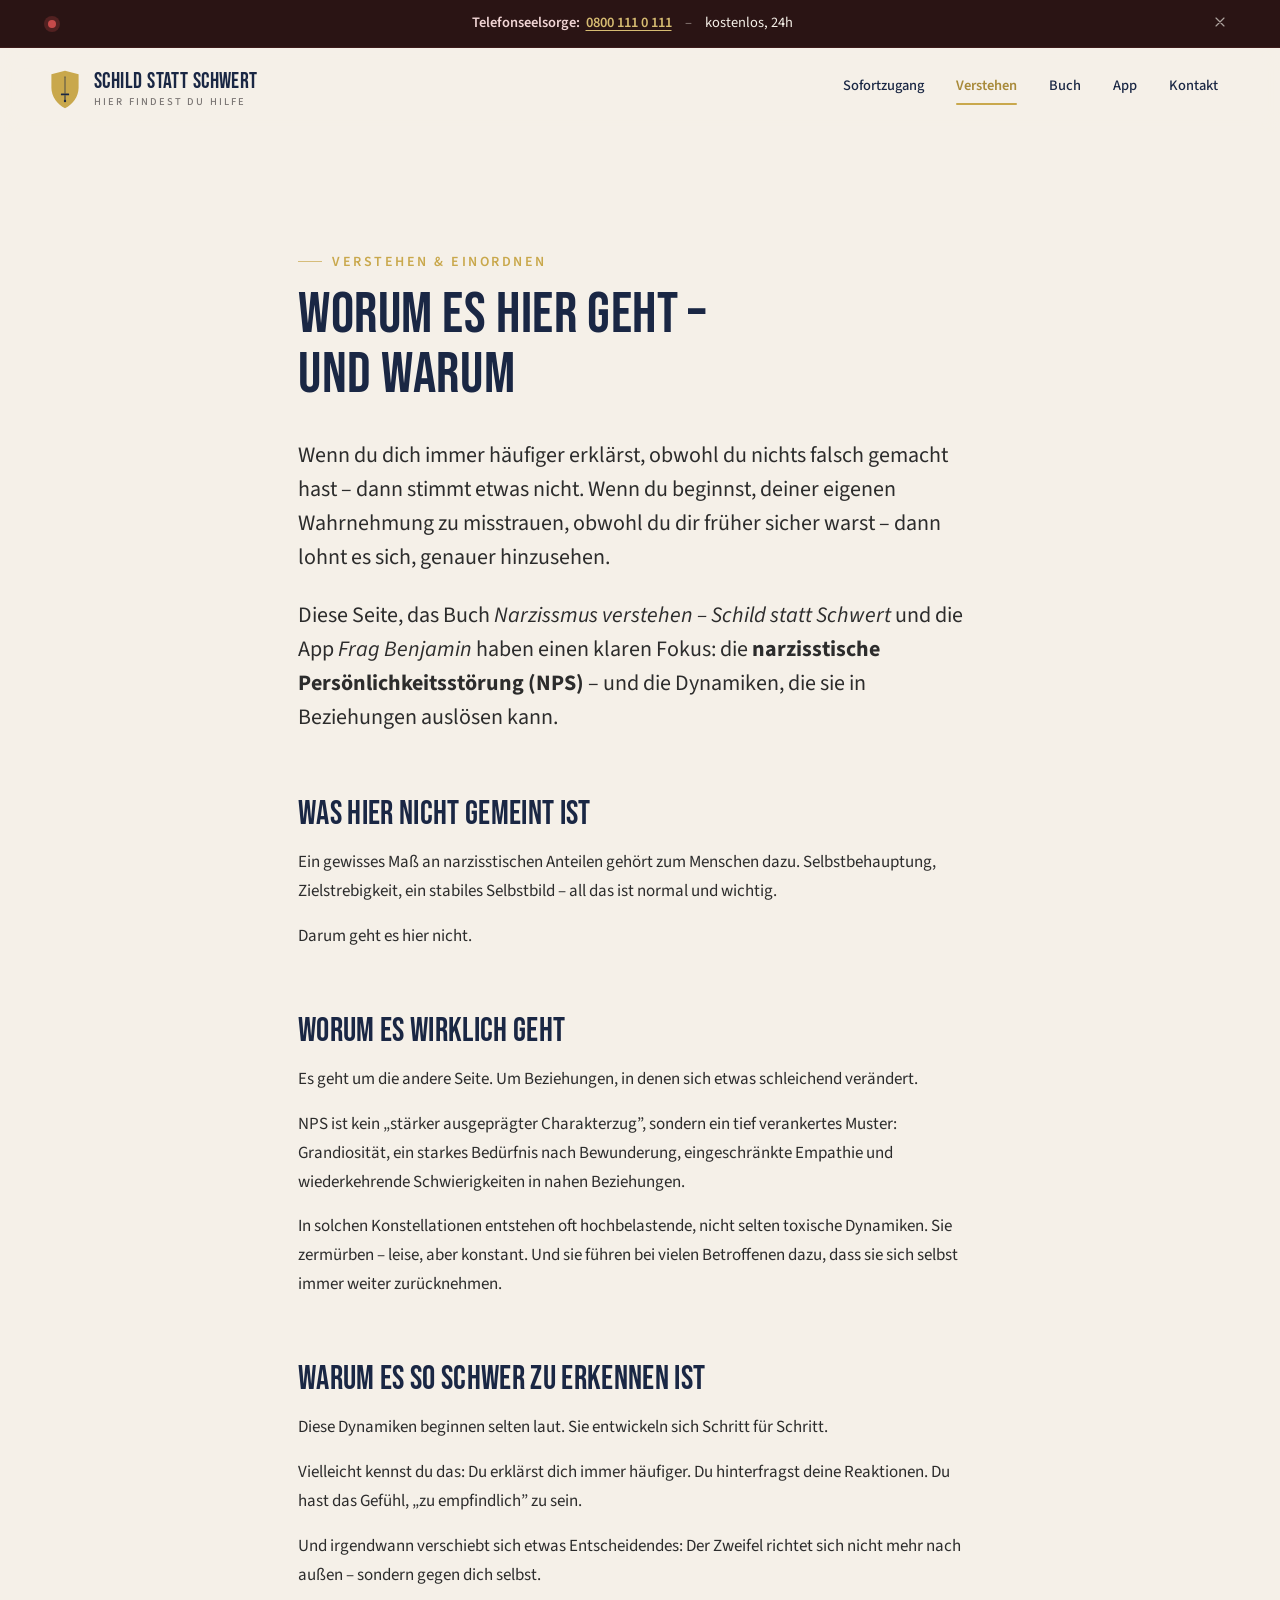
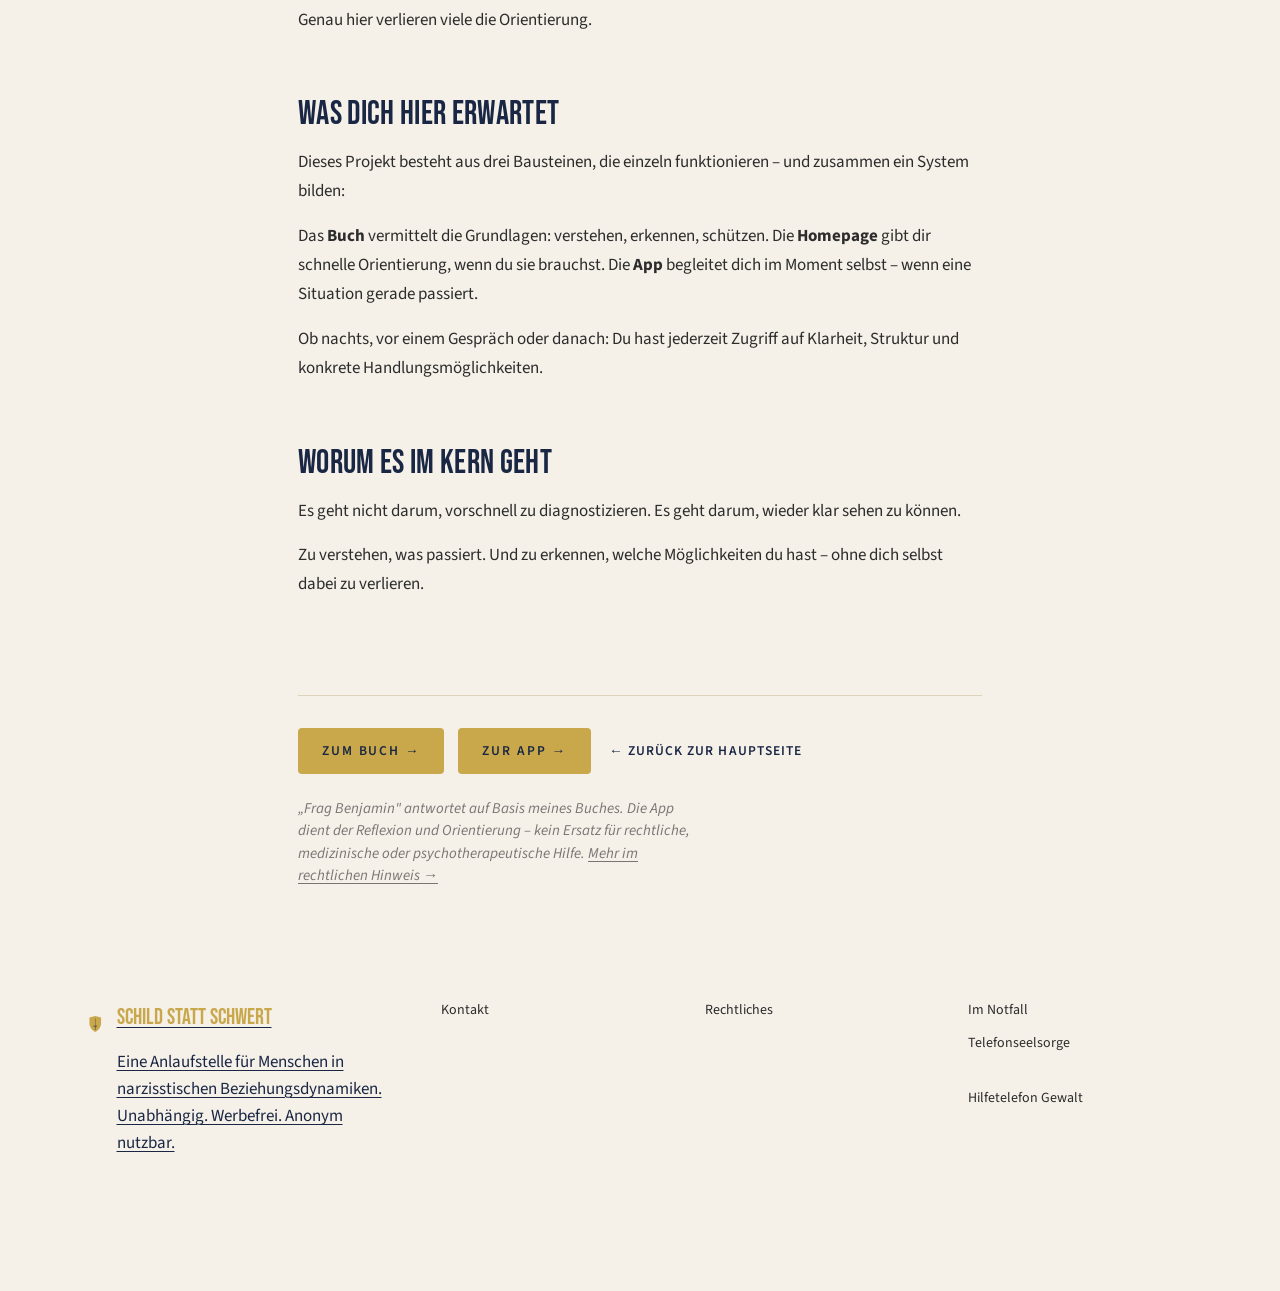
<file: verstehen.html>
<!doctype html>
<html lang="de">
<head>
  <meta charset="utf-8">
  <meta name="viewport" content="width=device-width, initial-scale=1">
  <title>Verstehen &amp; Einordnen — Schild statt Schwert</title>
  <meta name="description" content="Narzissmus, NPS und ihre Dynamiken in Beziehungen verstehen. Klarheit gewinnen, ohne sich selbst zu verlieren.">
  <meta name="robots" content="index, follow">
  <meta property="og:type" content="website">
  <meta property="og:title" content="Verstehen & Einordnen — Schild statt Schwert">
  <meta property="og:description" content="Narzissmus, NPS und ihre Dynamiken in Beziehungen verstehen. Klarheit gewinnen, ohne sich selbst zu verlieren.">
  <link rel="stylesheet" href="project/colors_and_type.css">
  <link rel="stylesheet" href="project/site.css">
  <link rel="icon" type="image/svg+xml" href="project/assets/shield-mark.svg">
  <style>
    /* ---- Verstehen-Seite: minimale, seiten-spezifische Anpassungen ---- */
    .verstehen-page__intro p {
      font-size: var(--t-lead);
      line-height: 1.55;
      color: var(--ink-800);
      margin: 0 0 var(--s-5);
    }
    .verstehen-page__block {
      margin-top: var(--s-8);
    }
    .verstehen-page__block h2 {
      font-size: clamp(1.625rem, 2.6vw, 2.25rem);
      color: var(--marine-700);
      margin: 0 0 var(--s-4);
    }
    .verstehen-page__block p {
      font-size: var(--t-body);
      line-height: 1.7;
      color: var(--ink-800);
      margin: 0 0 var(--s-4);
    }
    .verstehen-page__actions {
      display: flex;
      flex-wrap: wrap;
      gap: 14px;
      align-items: center;
      margin-top: var(--s-9);
      padding-top: var(--s-6);
      border-top: 1px solid var(--cream-300);
    }

    /* Footer Facebook-Link (Style aus index.html gespiegelt — gleiche Optik) */
    .site-footer__fb {
      display: inline-block;
      margin-top: var(--s-2);
      font-size: var(--t-xs);
      color: var(--fg-on-dark-muted);
      text-decoration: none;
    }
    .site-footer__fb:hover { color: var(--gold-400); text-decoration: none; }
  </style>
</head>
<body>

<!-- ============================================================
     NOTFALL-LEISTE
     ============================================================ -->
<div class="emergency-bar" id="emergency-bar" role="complementary" aria-label="Notfallkontakt">
  <div class="emergency-bar__inner">
    <span class="emergency-bar__dot" aria-hidden="true"></span>
    <p>
      <strong>Telefonseelsorge:</strong>&nbsp;
      <a href="tel:08001110111">0800 111 0 111</a>
      <span class="emergency-bar__sep">–</span>
      kostenlos, 24h
    </p>
    <button class="emergency-bar__close" aria-label="Leiste schließen" id="bar-close">
      <svg class="icon" width="16" height="16" viewBox="0 0 24 24" fill="none"
           stroke="currentColor" stroke-width="1.75" stroke-linecap="round" stroke-linejoin="round" aria-hidden="true">
        <path d="M6 6 L18 18 M18 6 L6 18"/>
      </svg>
    </button>
  </div>
</div>

<!-- ============================================================
     NAVIGATION
     ============================================================ -->
<header class="site-header" id="site-header">
  <div class="site-header__inner">
    <a href="index.html#top" class="brand" aria-label="Schild statt Schwert — Startseite">
      <svg width="34" height="41" viewBox="0 0 100 120" aria-hidden="true">
        <path d="M50 5 L90 15 L90 55 C90 82 72 105 50 115 C28 105 10 82 10 55 L10 15 Z" fill="var(--gold-500)"/>
        <g fill="var(--marine-700)">
          <path d="M49 25 L51 25 L51 72 L49 72 Z"/>
          <path d="M50 20 L52 25 L48 25 Z"/>
          <rect x="38" y="72" width="24" height="5" rx="1"/>
          <rect x="48.5" y="77" width="3" height="14"/>
          <circle cx="50" cy="94" r="3.5"/>
        </g>
      </svg>
      <span class="brand__text">
        <span class="brand__wm">Schild statt Schwert</span>
        <span class="brand__sm">Hier findest Du Hilfe</span>
      </span>
    </a>

    <nav class="site-nav" aria-label="Hauptnavigation">
      <ul>
        <li><a href="index.html#soforthilfe">Sofortzugang</a></li>
        <li><a href="verstehen.html" class="is-current-page" aria-current="page">Verstehen</a></li>
        <li><a href="index.html#buch">Buch</a></li>
        <li><a href="index.html#app">App</a></li>
        <li><a href="index.html#kontakt">Kontakt</a></li>
      </ul>
    </nav>

    <button class="site-nav__toggle" aria-label="Menü öffnen" id="nav-toggle">
      <svg class="icon" width="22" height="22" viewBox="0 0 24 24" fill="none"
           stroke="currentColor" stroke-width="1.75" stroke-linecap="round" stroke-linejoin="round" aria-hidden="true">
        <path d="M4 7 H20 M4 12 H20 M4 17 H20"/>
      </svg>
    </button>
  </div>

  <div class="site-nav__mobile" id="mobile-nav" hidden>
    <ul>
      <li><a href="index.html#soforthilfe">Sofortzugang</a></li>
      <li><a href="verstehen.html" class="is-current-page" aria-current="page">Verstehen</a></li>
      <li><a href="index.html#buch">Buch</a></li>
      <li><a href="index.html#app">App</a></li>
      <li><a href="index.html#kontakt">Kontakt</a></li>
    </ul>
  </div>
</header>

<main>

<!-- ============================================================
     VERSTEHEN & EINORDNEN
     ============================================================ -->
<section>
  <div class="container-narrow">
    <p class="eyebrow eyebrow--gold">Verstehen &amp; Einordnen</p>
    <h1 class="section-title">Worum es hier geht – und warum</h1>

    <div class="verstehen-page__intro">
      <p>Wenn du dich immer häufiger erklärst, obwohl du nichts falsch gemacht hast – dann stimmt etwas nicht. Wenn du beginnst, deiner eigenen Wahrnehmung zu misstrauen, obwohl du dir früher sicher warst – dann lohnt es sich, genauer hinzusehen.</p>
      <p>Diese Seite, das Buch <em>Narzissmus verstehen – Schild statt Schwert</em> und die App <em>Frag Benjamin</em> haben einen klaren Fokus: die <strong>narzisstische Persönlichkeitsstörung (NPS)</strong> – und die Dynamiken, die sie in Beziehungen auslösen kann.</p>
    </div>

    <div class="verstehen-page__block">
      <h2>Was hier nicht gemeint ist</h2>
      <p>Ein gewisses Maß an narzisstischen Anteilen gehört zum Menschen dazu. Selbstbehauptung, Zielstrebigkeit, ein stabiles Selbstbild – all das ist normal und wichtig.</p>
      <p>Darum geht es hier nicht.</p>
    </div>

    <div class="verstehen-page__block">
      <h2>Worum es wirklich geht</h2>
      <p>Es geht um die andere Seite. Um Beziehungen, in denen sich etwas schleichend verändert.</p>
      <p>NPS ist kein „stärker ausgeprägter Charakterzug”, sondern ein tief verankertes Muster: Grandiosität, ein starkes Bedürfnis nach Bewunderung, eingeschränkte Empathie und wiederkehrende Schwierigkeiten in nahen Beziehungen.</p>
      <p>In solchen Konstellationen entstehen oft hochbelastende, nicht selten toxische Dynamiken. Sie zermürben – leise, aber konstant. Und sie führen bei vielen Betroffenen dazu, dass sie sich selbst immer weiter zurücknehmen.</p>
    </div>

    <div class="verstehen-page__block">
      <h2>Warum es so schwer zu erkennen ist</h2>
      <p>Diese Dynamiken beginnen selten laut. Sie entwickeln sich Schritt für Schritt.</p>
      <p>Vielleicht kennst du das: Du erklärst dich immer häufiger. Du hinterfragst deine Reaktionen. Du hast das Gefühl, „zu empfindlich” zu sein.</p>
      <p>Und irgendwann verschiebt sich etwas Entscheidendes: Der Zweifel richtet sich nicht mehr nach außen – sondern gegen dich selbst.</p>
      <p>Genau hier verlieren viele die Orientierung.</p>
    </div>

    <div class="verstehen-page__block">
      <h2>Was dich hier erwartet</h2>
      <p>Dieses Projekt besteht aus drei Bausteinen, die einzeln funktionieren – und zusammen ein System bilden:</p>
      <p>Das <strong>Buch</strong> vermittelt die Grundlagen: verstehen, erkennen, schützen. Die <strong>Homepage</strong> gibt dir schnelle Orientierung, wenn du sie brauchst. Die <strong>App</strong> begleitet dich im Moment selbst – wenn eine Situation gerade passiert.</p>
      <p>Ob nachts, vor einem Gespräch oder danach: Du hast jederzeit Zugriff auf Klarheit, Struktur und konkrete Handlungsmöglichkeiten.</p>
    </div>

    <div class="verstehen-page__block">
      <h2>Worum es im Kern geht</h2>
      <p>Es geht nicht darum, vorschnell zu diagnostizieren. Es geht darum, wieder klar sehen zu können.</p>
      <p>Zu verstehen, was passiert. Und zu erkennen, welche Möglichkeiten du hast – ohne dich selbst dabei zu verlieren.</p>
    </div>

    <nav class="verstehen-page__actions" aria-label="Weiterführende Bereiche">
      <a href="index.html#buch" class="btn btn-primary btn-md">Zum Buch →</a>
      <a href="https://frag-benjamin-production.up.railway.app/" class="btn btn-primary btn-md" target="_blank" rel="noopener noreferrer">Zur App →</a>
      <a href="index.html" class="btn btn-ghost btn-md">← Zurück zur Hauptseite</a>
    </nav>
        <p class="disclaimer-note">
          „Frag Benjamin" antwortet auf Basis meines Buches. Die App dient der Reflexion und Orientierung – kein Ersatz für rechtliche, medizinische oder psychotherapeutische Hilfe. <a href="datenschutz.html#hinweis">Mehr im rechtlichen Hinweis →</a>
    </p>
</div>
</section>

</main>

<!-- ============================================================
     FOOTER
     ============================================================ -->
<footer class="site-footer" id="kontakt">
  <div class="container site-footer__grid">
    <a class="site-footer__brand" href="index.html#top" aria-label="Schild statt Schwert — Zur Startseite">
      <svg width="40" height="48" viewBox="0 0 100 120" aria-hidden="true">
        <path d="M50 5 L90 15 L90 55 C90 82 72 105 50 115 C28 105 10 82 10 55 L10 15 Z" fill="var(--gold-500)"/>
        <g fill="var(--marine-700)">
          <path d="M49 25 L51 25 L51 72 L49 72 Z"/>
          <path d="M50 20 L52 25 L48 25 Z"/>
          <rect x="38" y="72" width="24" height="5" rx="1"/>
          <rect x="48.5" y="77" width="3" height="14"/>
          <circle cx="50" cy="94" r="3.5"/>
        </g>
      </svg>
      <div>
        <div class="site-footer__wm">Schild statt Schwert</div>
        <p class="site-footer__mission">
          Eine Anlaufstelle für Menschen in narzisstischen Beziehungsdynamiken.
          Unabhängig. Werbefrei. Anonym nutzbar.
        </p>
      </div>
    </a>

    <div class="site-footer__col">
      <p class="site-footer__label">Kontakt</p>
      <a href="mailto:b.lucas.s@web.de" class="site-footer__mail">
        <svg class="icon" width="16" height="16" viewBox="0 0 24 24" fill="none"
             stroke="currentColor" stroke-width="1.75" stroke-linecap="round" stroke-linejoin="round" aria-hidden="true">
          <rect x="3" y="5" width="18" height="14" rx="1.5"/>
          <path d="M3 7 L12 13 L21 7"/>
        </svg>
        b.lucas.s@web.de
      </a>
      <p class="site-footer__author">
        Benjamin-Lucas Schmidt<br>Hamburg · KDP
      </p>
      <a href="https://www.facebook.com/profile.php?id=61557655017234"
         class="site-footer__fb" target="_blank" rel="noopener noreferrer">
        Autor auf Facebook →
      </a>
    </div>

    <div class="site-footer__col">
      <p class="site-footer__label">Rechtliches</p>
      <ul>
        <li><a href="impressum.html">Impressum</a></li>
        <li><a href="datenschutz.html">Datenschutz</a></li>
        <li><a href="datenschutz.html#hinweis">Rechtlicher Hinweis</a></li>
      </ul>
    </div>

    <div class="site-footer__col">
      <p class="site-footer__label">Im Notfall</p>
      <p>Telefonseelsorge<br><a href="tel:08001110111">0800 111 0 111</a></p>
      <p>Hilfetelefon Gewalt<br><a href="tel:08000116016">08000 116 016</a></p>
    </div>
  </div>

  <div class="site-footer__bottom container">
    <p>&copy; 2026 Schild statt Schwert. Diese Seite ersetzt keine Therapie.</p>
    <p class="site-footer__ds">Kein Tracking · Keine Cookies · Kein Google Analytics</p>
  </div>
</footer>

<script>
(function () {
  'use strict';

  /* --- Notfall-Leiste schließen --- */
  var barClose = document.getElementById('bar-close');
  if (barClose) {
    barClose.addEventListener('click', function () {
      var bar = document.getElementById('emergency-bar');
      bar.style.transition = 'opacity 0.2s';
      bar.style.opacity = '0';
      setTimeout(function () { bar.remove(); }, 200);
    });
  }

  /* --- Header-Schatten beim Scrollen --- */
  var header = document.getElementById('site-header');
  if (header) {
    window.addEventListener('scroll', function () {
      header.classList.toggle('is-scrolled', window.scrollY > 20);
    }, { passive: true });
  }

  /* --- Mobile Navigation --- */
  var toggle    = document.getElementById('nav-toggle');
  var mobileNav = document.getElementById('mobile-nav');

  var ICON_MENU  = '<svg class="icon" width="22" height="22" viewBox="0 0 24 24" fill="none" stroke="currentColor" stroke-width="1.75" stroke-linecap="round" stroke-linejoin="round" aria-hidden="true"><path d="M4 7 H20 M4 12 H20 M4 17 H20"/></svg>';
  var ICON_CLOSE = '<svg class="icon" width="22" height="22" viewBox="0 0 24 24" fill="none" stroke="currentColor" stroke-width="1.75" stroke-linecap="round" stroke-linejoin="round" aria-hidden="true"><path d="M6 6 L18 18 M18 6 L6 18"/></svg>';

  function closeMobileNav() {
    mobileNav.hidden = true;
    toggle.innerHTML = ICON_MENU;
    toggle.setAttribute('aria-label', 'Menü öffnen');
  }

  if (toggle && mobileNav) {
    toggle.addEventListener('click', function () {
      if (!mobileNav.hidden) {
        closeMobileNav();
      } else {
        mobileNav.hidden = false;
        toggle.innerHTML = ICON_CLOSE;
        toggle.setAttribute('aria-label', 'Menü schließen');
      }
    });

    mobileNav.querySelectorAll('a').forEach(function (a) {
      a.addEventListener('click', closeMobileNav);
    });
  }

}());
</script>

</body>
</html>
</file>
<file: project/colors_and_type.css>
/* ============================================
   Schild statt Schwert — Design System
   Colors, typography, spacing, motion tokens.
   ============================================ */

/* ---- FONTS ----
   Served via Google Fonts.
   If self-hosting is needed, download from:
   - https://fonts.google.com/specimen/Bebas+Neue
   - https://fonts.google.com/specimen/Source+Sans+3
   (We use Source Sans 3, the updated Source Sans Pro.)
*/
@import url('../fonts/fonts.css');

:root {
  /* ===== BRAND COLORS ===== */
  --marine-900:  #0D1426;  /* darker marine for depth */
  --marine-800:  #141E35;  /* hover/pressed on marine */
  --marine-700:  #1A2744;  /* PRIMARY marine — the brand blue */
  --marine-600:  #243354;  /* raised surface on dark */
  --marine-500:  #334165;  /* subtle borders on dark */

  --gold-700:    #A88A3A;  /* pressed/focused accent */
  --gold-600:    #B89842;  /* hover state */
  --gold-500:    #C9A84C;  /* ACCENT gold — headlines, highlights */
  --gold-400:    #D7BC72;  /* light gold */
  --gold-300:    #E5D199;  /* subtle gold bg */

  --cream-50:    #FAF6EE;  /* lighter cream for elevated cards */
  --cream-100:   #F5F0E8;  /* BACKGROUND cream — the brand canvas */
  --cream-200:   #EDE5D6;  /* hover on cream, subtle dividers */
  --cream-300:   #DFD3BE;  /* rule lines, borders */

  --ink-900:     #1A1A1A;
  --ink-800:     #2C2C2C;  /* BODY TEXT */
  --ink-600:     #5A5A5A;  /* muted body */
  --ink-500:     #7A7573;  /* caption / helper */
  --ink-400:     #A29D99;  /* disabled / placeholder */

  /* ===== SEMANTIC ===== */
  --bg:          var(--cream-100);
  --bg-elevated: var(--cream-50);
  --bg-subtle:   var(--cream-200);
  --surface-dark: var(--marine-700);
  --surface-dark-elevated: var(--marine-600);

  --fg:          var(--ink-800);
  --fg-muted:    var(--ink-600);
  --fg-subtle:   var(--ink-500);
  --fg-on-dark:  var(--cream-100);
  --fg-on-dark-muted: rgba(245,240,232,0.72);

  --accent:      var(--gold-500);
  --accent-hover: var(--gold-600);
  --accent-pressed: var(--gold-700);

  --border:      var(--cream-300);
  --border-dark: var(--marine-500);
  --divider:     rgba(26, 39, 68, 0.10);

  /* Emergency — used ONLY for the top emergency bar and the
     "Ich bin gerade mittendrin" button outline. Never for decoration. */
  --emergency:   #9B3535;
  --emergency-bg: #2A1414;

  /* Focus — visible on both light and dark */
  --focus-ring:  #C9A84C;

  /* ===== TYPOGRAPHY ===== */
  --font-display: 'Bebas Neue', 'Oswald', 'Impact', sans-serif;
  --font-body:    'Source Sans 3', 'Source Sans Pro', -apple-system, 'Segoe UI', sans-serif;
  --font-mono:    ui-monospace, 'SF Mono', 'Consolas', monospace;

  /* Display / heading sizes — Bebas Neue (all caps, condensed) */
  --t-hero:      clamp(3.5rem, 7vw, 6.5rem);   /* 56–104px */
  --t-h1:        clamp(2.75rem, 5vw, 4.5rem);  /* 44–72px */
  --t-h2:        clamp(2rem, 3.5vw, 3rem);     /* 32–48px */
  --t-h3:        clamp(1.5rem, 2.2vw, 2rem);   /* 24–32px */
  --t-eyebrow:   0.875rem;                     /* 14px tracking-heavy */

  /* Body — Source Sans (min 17px per accessibility brief) */
  --t-lead:      1.375rem;    /* 22px — intro paragraphs */
  --t-body:      1.0625rem;   /* 17px — min body size */
  --t-small:     0.9375rem;   /* 15px — captions, meta */
  --t-xs:        0.8125rem;   /* 13px — legal only */

  --lh-display:  1.02;
  --lh-heading:  1.15;
  --lh-body:     1.6;
  --lh-tight:    1.3;

  --ls-display:  0.01em;      /* Bebas needs a hair of tracking */
  --ls-eyebrow:  0.18em;      /* heavy tracking on small caps labels */
  --ls-body:     0;

  /* ===== SPACING (8pt base, with a 4pt half-step) ===== */
  --s-0:  0;
  --s-1:  4px;
  --s-2:  8px;
  --s-3:  12px;
  --s-4:  16px;
  --s-5:  24px;
  --s-6:  32px;
  --s-7:  48px;
  --s-8:  64px;
  --s-9:  96px;
  --s-10: 128px;
  --s-11: 192px;

  --gutter: clamp(1.25rem, 4vw, 3rem);
  --container: 1200px;
  --container-narrow: 780px;
  --container-wide: 1440px;

  /* ===== RADII ===== */
  --r-none: 0;
  --r-sm:   2px;   /* fine for tiny tags */
  --r-md:   4px;   /* default for buttons, inputs — editorial, not bubbly */
  --r-lg:   8px;   /* cards */
  --r-xl:   16px;  /* hero/feature cards */
  --r-pill: 999px; /* only for pill tags, not main buttons */

  /* ===== SHADOWS ===== */
  /* Minimal, editorial. No colorful glows. */
  --shadow-0: none;
  --shadow-1: 0 1px 2px rgba(26, 39, 68, 0.06),
              0 1px 1px rgba(26, 39, 68, 0.04);
  --shadow-2: 0 2px 6px rgba(26, 39, 68, 0.08),
              0 1px 2px rgba(26, 39, 68, 0.06);
  --shadow-3: 0 8px 24px rgba(26, 39, 68, 0.10),
              0 2px 6px rgba(26, 39, 68, 0.06);
  --shadow-4: 0 18px 48px rgba(13, 20, 38, 0.18),
              0 4px 12px rgba(13, 20, 38, 0.10);
  --shadow-inset: inset 0 0 0 1px rgba(26, 39, 68, 0.08);

  /* ===== BORDERS ===== */
  --bw-hair: 1px;
  --bw-rule: 2px;
  --bw-heavy: 3px;

  /* ===== MOTION ===== */
  --ease-standard: cubic-bezier(0.2, 0, 0.2, 1);
  --ease-out:      cubic-bezier(0, 0, 0.2, 1);
  --ease-in:       cubic-bezier(0.4, 0, 1, 1);
  --dur-fast:    120ms;
  --dur-base:    200ms;
  --dur-slow:    320ms;
  --dur-slower:  520ms;
}

/* ============================================
   RESET + BASE
   ============================================ */
*, *::before, *::after { box-sizing: border-box; }
html { -webkit-text-size-adjust: 100%; text-size-adjust: 100%; }
body {
  margin: 0;
  background: var(--bg);
  color: var(--fg);
  font-family: var(--font-body);
  font-size: var(--t-body);
  line-height: var(--lh-body);
  font-weight: 400;
  -webkit-font-smoothing: antialiased;
  -moz-osx-font-smoothing: grayscale;
  text-rendering: optimizeLegibility;
}

/* ============================================
   TYPE UTILITIES
   ============================================ */
.t-hero, .t-h1, .t-h2, .t-h3 {
  font-family: var(--font-display);
  font-weight: 400; /* Bebas has only one weight */
  line-height: var(--lh-display);
  letter-spacing: var(--ls-display);
  text-transform: uppercase;
  margin: 0;
  color: inherit;
}
.t-hero    { font-size: var(--t-hero); line-height: 0.98; }
.t-h1      { font-size: var(--t-h1); }
.t-h2      { font-size: var(--t-h2); }
.t-h3      { font-size: var(--t-h3); line-height: var(--lh-heading); }

.t-eyebrow {
  font-family: var(--font-body);
  font-size: var(--t-eyebrow);
  font-weight: 600;
  letter-spacing: var(--ls-eyebrow);
  text-transform: uppercase;
  color: var(--fg-muted);
}

.t-lead    { font-size: var(--t-lead); line-height: 1.5; color: var(--fg); }
.t-body    { font-size: var(--t-body); line-height: var(--lh-body); }
.t-small   { font-size: var(--t-small); line-height: 1.5; color: var(--fg-muted); }
.t-xs      { font-size: var(--t-xs); line-height: 1.45; color: var(--fg-subtle); }

.t-quote {
  font-family: var(--font-body);
  font-weight: 300;
  font-style: italic;
  font-size: clamp(1.75rem, 3.5vw, 2.75rem);
  line-height: 1.35;
  letter-spacing: -0.005em;
}

/* ============================================
   SEMANTIC ELEMENT DEFAULTS
   ============================================ */
h1 { font: var(--t-h1) / var(--lh-display) var(--font-display); text-transform: uppercase; letter-spacing: var(--ls-display); margin: 0 0 var(--s-5); }
h2 { font: var(--t-h2) / var(--lh-display) var(--font-display); text-transform: uppercase; letter-spacing: var(--ls-display); margin: 0 0 var(--s-4); }
h3 { font: var(--t-h3) / var(--lh-heading) var(--font-display); text-transform: uppercase; letter-spacing: var(--ls-display); margin: 0 0 var(--s-3); }
p  { margin: 0 0 var(--s-4); }
a  {
  color: var(--marine-700);
  text-decoration: underline;
  text-decoration-thickness: 1px;
  text-underline-offset: 3px;
  transition: color var(--dur-fast) var(--ease-standard);
}
a:hover { color: var(--gold-700); }

/* Selection */
::selection { background: var(--gold-500); color: var(--marine-700); }

/* ============================================
   FOCUS — visible, accessible
   ============================================ */
:focus { outline: none; }
:focus-visible {
  outline: 2px solid var(--focus-ring);
  outline-offset: 3px;
  border-radius: 2px;
}

/* ============================================
   LAYOUT PRIMITIVES
   ============================================ */
.container        { width: 100%; max-width: var(--container); margin-inline: auto; padding-inline: var(--gutter); }
.container-narrow { width: 100%; max-width: var(--container-narrow); margin-inline: auto; padding-inline: var(--gutter); }
.container-wide   { width: 100%; max-width: var(--container-wide); margin-inline: auto; padding-inline: var(--gutter); }

/* ============================================
   SURFACE UTILITIES
   ============================================ */
.surface-cream   { background: var(--bg); color: var(--fg); }
.surface-elevated { background: var(--bg-elevated); color: var(--fg); }
.surface-marine  { background: var(--surface-dark); color: var(--fg-on-dark); }
.surface-marine-deep { background: var(--marine-900); color: var(--fg-on-dark); }

/* Reduced motion: honor the user's choice. */
@media (prefers-reduced-motion: reduce) {
  *, *::before, *::after {
    animation-duration: 0.01ms !important;
    animation-iteration-count: 1 !important;
    transition-duration: 0.01ms !important;
    scroll-behavior: auto !important;
  }
}
</file>
<file: project/site.css>
/* ============================================
   schild-statt-schwert.de — Site Styles
   Uses tokens from colors_and_type.css
   ============================================ */

html, body { min-height: 100%; }
body { background: var(--cream-100); }

/* -------- Section rhythm -------- */
section { padding-block: clamp(4rem, 9vw, 7rem); }
section.hero { padding-block: clamp(5rem, 12vw, 9rem); }
section.bigquote { padding-block: clamp(4.5rem, 10vw, 8rem); }
section.site-footer { padding-block: 0; }
.eyebrow {
  font: 600 var(--t-eyebrow) / 1 var(--font-body);
  letter-spacing: var(--ls-eyebrow);
  text-transform: uppercase;
  color: var(--ink-600);
  margin: 0 0 var(--s-4);
  display: inline-flex; align-items: center; gap: 10px;
}
.eyebrow::before { content:""; width:24px; height:1px; background: currentColor; display: inline-block; opacity: .7; }
.eyebrow--gold { color: var(--gold-500); }
.section-title {
  font-family: var(--font-display);
  font-size: clamp(2.25rem, 4.5vw, 3.75rem);
  line-height: 1.05;
  letter-spacing: var(--ls-display);
  text-transform: uppercase;
  color: var(--marine-700);
  margin: 0 0 var(--s-6);
  max-width: 18ch;
}

/* -------- BUTTONS -------- */
.btn {
  display: inline-flex; align-items: center; justify-content: center; gap: 10px;
  padding: 14px 22px;
  border-radius: var(--r-md);
  font: 600 13.5px/1 var(--font-body);
  letter-spacing: 0.14em;
  text-transform: uppercase;
  border: 2px solid transparent;
  cursor: pointer;
  text-decoration: none;
  transition: background var(--dur-base) var(--ease-standard),
              color var(--dur-base) var(--ease-standard),
              border-color var(--dur-base) var(--ease-standard);
}
.btn:focus-visible { outline: 2px solid var(--gold-500); outline-offset: 3px; }

.btn-primary  { background: var(--gold-500); color: var(--marine-700); }
.btn-primary:hover    { background: var(--gold-600); }
.btn-primary:active   { background: var(--gold-700); color: #fff; }

.btn-outline-light {
  background: transparent; color: var(--cream-100);
  border-color: rgba(245,240,232,.55);
}
.btn-outline-light:hover { border-color: var(--gold-500); color: var(--gold-500); }

.btn-outline {
  background: transparent; color: var(--marine-700);
  border-color: var(--marine-700);
}
.btn-outline:hover { background: rgba(26,39,68,.08); }

.btn-emergency {
  background: transparent;
  color: #E6B8B8;
  border-color: rgba(230,184,184,.55);
}
.btn-emergency:hover { color: #F5D8D8; border-color: #E6B8B8; background: rgba(155,53,53,.12); }

.btn-ghost {
  background: transparent; color: var(--marine-700);
  border: none; padding: 12px 4px;
  letter-spacing: .08em;
}
.btn-ghost:hover { color: var(--gold-700); }

/* -------- EMERGENCY BAR -------- */
.emergency-bar {
  position: sticky; top: 0; z-index: 100;
  background: var(--emergency-bg);
  color: var(--cream-100);
  border-bottom: 1px solid #3d1c1c;
}
.emergency-bar__inner {
  max-width: var(--container-wide);
  margin-inline: auto;
  padding: 10px var(--gutter);
  display: flex; align-items: center; gap: 14px;
  font-size: 14.5px; line-height: 1.4;
}
.emergency-bar p { margin: 0; flex: 1; text-align: center; }
.emergency-bar strong { color: #F0D4D4; font-weight: 600; }
.emergency-bar a { color: var(--gold-400); font-weight: 600; text-decoration: underline; text-underline-offset: 3px; }
.emergency-bar a:hover { color: var(--gold-500); }
.emergency-bar__sep { margin: 0 10px; opacity: .5; }
.emergency-bar__dot {
  width: 8px; height: 8px; border-radius: 50%;
  background: #c74a4a;
  box-shadow: 0 0 0 4px rgba(199,74,74,.25);
  flex: 0 0 8px;
  animation: pulse 2.4s ease-in-out infinite;
}
@keyframes pulse { 0%, 100% { box-shadow: 0 0 0 4px rgba(199,74,74,.25); } 50% { box-shadow: 0 0 0 6px rgba(199,74,74,.08); } }
.emergency-bar__close {
  background: transparent; border: none; color: rgba(245,240,232,.65);
  cursor: pointer; padding: 4px; border-radius: 3px;
}
.emergency-bar__close:hover { color: var(--cream-100); background: rgba(245,240,232,.08); }

/* -------- SITE HEADER -------- */
.site-header {
  position: sticky; top: 0; z-index: 90;
  background: rgba(245, 240, 232, 0.92);
  backdrop-filter: blur(12px);
  -webkit-backdrop-filter: blur(12px);
  border-bottom: 1px solid transparent;
  transition: border-color var(--dur-base) var(--ease-standard);
}
.emergency-bar + .site-header { top: 0; } /* bar is its own sticky block */
.site-header.is-scrolled { border-bottom-color: var(--cream-300); }
.site-header__inner {
  max-width: var(--container-wide);
  margin-inline: auto;
  padding: 16px var(--gutter);
  display: flex; align-items: center; justify-content: space-between; gap: 24px;
}
.brand { display: flex; align-items: center; gap: 12px; text-decoration: none; color: inherit; }
.brand__text { display: flex; flex-direction: column; line-height: 1; }
.brand__wm {
  font-family: var(--font-display);
  font-size: 22px;
  letter-spacing: 0.02em;
  text-transform: uppercase;
  color: var(--marine-700);
}
.brand__sm {
  font-size: 10.5px; font-weight: 500;
  letter-spacing: 0.2em; text-transform: uppercase;
  color: var(--ink-500);
  margin-top: 4px;
}

.site-nav ul { list-style: none; display: flex; gap: 4px; margin: 0; padding: 0; }
.site-nav a {
  display: inline-block; padding: 10px 14px;
  color: var(--marine-700);
  font-size: 14.5px; font-weight: 500;
  text-decoration: none;
  border-radius: 4px;
  transition: color var(--dur-fast) var(--ease-standard);
}
.site-nav a:hover { color: var(--gold-700); }
.site-nav a.is-active { color: var(--gold-700); }
.site-nav a.is-active::after {
  content: ""; display: block; height: 2px; background: var(--gold-500);
  margin-top: 6px; border-radius: 1px;
}
/* Static "current page" marker — set in HTML on subpages (e.g. verstehen.html) */
.site-nav a.is-current-page,
.site-nav__mobile a.is-current-page {
  color: var(--gold-700);
  font-weight: 600;
}
.site-nav a.is-current-page::after {
  content: ""; display: block; height: 2px; background: var(--gold-500);
  margin-top: 6px; border-radius: 1px;
}
/* -------- DISCLAIMER NOTE -------- */
/* Used near CTAs that lead to external content (e.g. "Zur App →") */
.disclaimer-note {
  font-size: var(--t-small);
  font-style: italic;
  color: var(--ink-500);
  line-height: 1.5;
  margin: var(--s-5) 0 0;
  max-width: 56ch;
}
.disclaimer-note a {
  color: inherit;
  text-decoration: underline;
  text-underline-offset: 3px;
}
.disclaimer-note a:hover { color: var(--gold-700); }

/* -------- APP-TEASER USP (Pull-Quote-Stil vor "Zur App →") -------- */
.app-teaser__usp {
  font-size: var(--t-body);
  font-style: italic;
  color: var(--ink-800);
  line-height: 1.6;
  border-left: 3px solid var(--gold-500);
  padding-left: var(--s-5);
  margin: var(--s-6) 0;
  max-width: 48ch;
}

.site-nav__toggle { display: none; background: transparent; border: none; cursor: pointer; color: var(--marine-700); padding: 8px; border-radius: 4px; }
.site-nav__mobile { display: none; border-top: 1px solid var(--cream-300); padding: 12px var(--gutter); }
.site-nav__mobile ul { list-style: none; margin: 0; padding: 0; }
.site-nav__mobile a { display: block; padding: 14px 6px; color: var(--marine-700); text-decoration: none; font-weight: 500; font-size: 17px; border-bottom: 1px solid var(--cream-200); }

@media (max-width: 820px) {
  .site-nav { display: none; }
  .site-nav__toggle { display: inline-flex; }
  .site-nav__mobile { display: block; }
  .site-nav__mobile[hidden] { display: none; }
}

/* -------- HERO -------- */
.hero {
  position: relative;
  background: var(--marine-700);
  color: var(--cream-100);
  overflow: hidden;
}
.hero::before {
  content: ""; position: absolute; inset: 0;
  background:
    radial-gradient(ellipse 80% 60% at 30% 20%, rgba(201,168,76,.07), transparent 60%),
    radial-gradient(ellipse 60% 50% at 80% 90%, rgba(13,20,38,.6), transparent 70%);
  pointer-events: none;
}
.hero__inner { position: relative; z-index: 2; max-width: 860px; }
.hero__title {
  font-family: var(--font-display);
  font-size: clamp(4rem, 9vw, 8rem);
  line-height: 0.92;
  letter-spacing: 0.01em;
  text-transform: uppercase;
  color: var(--gold-500);
  margin: 0 0 var(--s-6);
}
.hero__lead {
  font-size: clamp(1.25rem, 1.9vw, 1.625rem);
  line-height: 1.45;
  font-weight: 300;
  color: rgba(245,240,232,.88);
  margin: 0 0 var(--s-7);
  max-width: 34ch;
}
.hero__ctas { display: flex; flex-wrap: wrap; gap: 12px; margin-bottom: var(--s-6); }
.hero__note {
  font-size: 13.5px;
  color: rgba(245,240,232,.5);
  letter-spacing: 0.02em;
  margin: 0;
}
.hero__decoration {
  position: absolute;
  right: -80px; bottom: -60px;
  width: min(520px, 55%);
  opacity: 0.09;
  z-index: 1;
  pointer-events: none;
}
.hero__decoration img { width: 100%; height: auto; display: block; }

/* -------- DREI TÜREN -------- */
.tueren { background: var(--cream-100); }
.tueren__grid {
  display: grid; grid-template-columns: repeat(3, 1fr);
  gap: 18px;
  margin-top: var(--s-6);
}
.tuer {
  text-align: left;
  background: var(--cream-50);
  border: 1px solid var(--cream-300);
  border-radius: var(--r-lg);
  padding: 32px 28px 28px;
  cursor: pointer;
  font-family: inherit;
  color: inherit;
  transition: border-color var(--dur-base) var(--ease-standard),
              box-shadow var(--dur-base) var(--ease-standard),
              transform var(--dur-base) var(--ease-standard);
  display: flex; flex-direction: column; gap: 8px;
  min-height: 240px;
}
.tuer:hover {
  border-color: var(--gold-500);
  box-shadow: var(--shadow-3);
  transform: translateY(-2px);
}
.tuer__icon { color: var(--marine-700); transition: color var(--dur-base); }
.tuer:hover .tuer__icon { color: var(--gold-500); }
.tuer__title {
  font-family: var(--font-display);
  font-size: 28px; line-height: 1.1;
  letter-spacing: .01em; text-transform: uppercase;
  color: var(--marine-700);
  margin: 8px 0 4px;
}
.tuer__text {
  font-size: 16px; line-height: 1.5;
  color: var(--ink-600);
  margin: 0 0 var(--s-4);
  flex: 1;
}
.tuer__go {
  font-size: 13px; font-weight: 600; letter-spacing: .12em;
  text-transform: uppercase;
  color: var(--marine-700);
  display: inline-flex; align-items: center; gap: 6px;
  margin-top: auto;
}
.tuer:hover .tuer__go { color: var(--gold-700); }

@media (max-width: 820px) {
  .tueren__grid { grid-template-columns: 1fr; }
}

/* -------- BIG QUOTE -------- */
.bigquote {
  background: var(--marine-700);
  color: var(--cream-100);
  text-align: center;
  position: relative;
}
.bigquote .eyebrow { justify-content: center; margin-bottom: var(--s-6); }
.bigquote__text {
  font-family: var(--font-body);
  font-weight: 300; font-style: italic;
  font-size: clamp(2.25rem, 5vw, 4rem);
  line-height: 1.25;
  letter-spacing: -.005em;
  color: var(--cream-100);
  margin: 0 0 var(--s-5);
}
.bigquote__cite {
  display: block;
  font-size: 13px; font-weight: 500;
  letter-spacing: .18em; text-transform: uppercase;
  color: rgba(245,240,232,.55);
  font-style: normal;
}

/* -------- BUCH -------- */
.buch { background: var(--cream-50); border-top: 1px solid var(--cream-200); border-bottom: 1px solid var(--cream-200); }
.buch__grid {
  display: grid; grid-template-columns: 320px 1fr;
  gap: 64px; align-items: start;
}
.buch__cover {
  aspect-ratio: 2 / 3;
  border-radius: 4px;
  overflow: hidden;
  box-shadow: var(--shadow-4);
  background: var(--marine-700);
}
.buch__cover img { width: 100%; height: 100%; object-fit: cover; display: block; }
.buch__lead {
  font-size: 18px; line-height: 1.6; color: var(--ink-800);
  margin: 0 0 var(--s-5);
  max-width: 54ch;
}
.buch__facts {
  list-style: none; margin: 0 0 var(--s-6); padding: var(--s-5) 0;
  border-top: 1px solid var(--cream-300);
  border-bottom: 1px solid var(--cream-300);
  display: grid; gap: 10px;
}
.buch__facts li {
  display: flex; gap: 16px; align-items: baseline;
  font-size: 15.5px; color: var(--ink-600);
}
.buch__facts li span {
  font-family: var(--font-display); font-size: 22px;
  letter-spacing: .02em; text-transform: uppercase;
  color: var(--marine-700); min-width: 72px;
}
.buch__ctas { display: flex; flex-wrap: wrap; gap: 14px; align-items: center; }
.buch__note {
  font-size: 13.5px; color: var(--ink-500);
  margin: var(--s-4) 0 0;
}

@media (max-width: 820px) {
  .buch__grid { grid-template-columns: 1fr; gap: 32px; }
  .buch__cover { max-width: 240px; }
}

/* -------- APP TEASER -------- */
.app-teaser { background: var(--cream-100); }
.app-teaser__grid {
  display: grid; grid-template-columns: 1fr 360px;
  gap: 64px; align-items: center;
}
.app-teaser__lead { font-size: 19px; line-height: 1.55; margin: 0 0 var(--s-4); max-width: 48ch; }
.app-teaser__body { font-size: 16px; line-height: 1.6; color: var(--ink-600); margin: 0 0 var(--s-5); max-width: 48ch; }
.app-teaser__form { display: flex; gap: 10px; flex-wrap: wrap; max-width: 480px; }
.app-teaser__form .field { flex: 1; min-width: 220px; }
.field {
  width: 100%;
  padding: 13px 16px;
  border: 1px solid var(--cream-300);
  border-radius: var(--r-md);
  background: #fff;
  font: 400 16px/1.3 var(--font-body);
  color: var(--ink-800);
}
.field::placeholder { color: var(--ink-400); }
.field:focus { outline: none; border-color: var(--marine-700); box-shadow: 0 0 0 3px rgba(201,168,76,.35); }
.app-teaser__sent {
  padding: 16px 20px;
  border: 1px solid var(--gold-500);
  background: rgba(201,168,76,.08);
  border-radius: var(--r-md);
  color: var(--marine-700);
  max-width: 480px;
}

/* Phone mockup — minimal, editorial */
.app-teaser__visual { display: flex; justify-content: center; }
.phone {
  width: 280px;
  aspect-ratio: 9 / 19;
  background: var(--marine-700);
  border-radius: 36px;
  padding: 14px;
  box-shadow: var(--shadow-4);
  position: relative;
  border: 1px solid var(--marine-600);
}
.phone__notch {
  position: absolute; left: 50%; top: 14px; transform: translateX(-50%);
  width: 100px; height: 22px; background: var(--marine-900); border-radius: 12px;
}
.phone__screen {
  width: 100%; height: 100%;
  background: linear-gradient(180deg, var(--marine-800), var(--marine-700));
  border-radius: 24px;
  padding: 48px 22px 22px;
  color: var(--cream-100);
  display: flex; flex-direction: column; gap: 12px;
  box-sizing: border-box;
}
.phone__eyebrow { font-size: 11px; font-weight: 600; letter-spacing: .18em; text-transform: uppercase; color: var(--gold-500); }
.phone__q { font-family: var(--font-display); font-size: 20px; letter-spacing: .01em; line-height: 1.15; text-transform: uppercase; color: var(--cream-100); margin: 4px 0 8px; }
.phone__sep { height: 1px; background: rgba(245,240,232,.14); margin: 4px 0; }
.phone__label { font-size: 11px; font-weight: 600; letter-spacing: .18em; text-transform: uppercase; color: rgba(245,240,232,.5); margin-bottom: 2px; }
.phone__row {
  display: flex; align-items: center; gap: 10px;
  padding: 10px 12px;
  border: 1px solid rgba(245,240,232,.12);
  border-radius: 8px;
  font-size: 13px; color: rgba(245,240,232,.85);
  background: rgba(245,240,232,.03);
}
.phone__row .icon { color: var(--gold-500); flex: 0 0 16px; }

.app-teaser__visual img { width: 280px; max-width: 100%; height: auto; display: block; }

@media (max-width: 820px) {
  .app-teaser__grid { grid-template-columns: 1fr; gap: 40px; }
  .app-teaser__visual { order: -1; }
  .phone { width: 240px; }
  .app-teaser__visual img { width: 240px; }
}

/* -------- FOOTER -------- */
.site-footer {
.site-footer {
  background: var(--marine-900);
  color: rgba(245,240,232,.75);
  padding-top: 64px;
}
.site-footer__grid {
  display: grid;
  grid-template-columns: 1.4fr 1fr 1fr 1fr;
  gap: 40px;
  padding-bottom: 48px;
  border-bottom: 1px solid rgba(245,240,232,.08);
}
.site-footer__brand { 
  display: flex; gap: 14px; align-items: flex-start; }
  text-decoration: none;
  color: inherit;
  transition: opacity var(--dur-base) var(--ease-standard);
}
.site-footer__brand:hover { color: inherit; opacity: 0.85; }
.site-footer__wm {
  font-family: var(--font-display); font-size: 22px;
  color: var(--gold-500); margin: 0 0 14px;
}
.site-footer__mail { display: inline-flex; align-items: center; gap: 8px; color: var(--cream-100); text-decoration: none; font-weight: 500; font-size: 15px; margin-bottom: 12px; }
.site-footer__mail:hover { color: var(--gold-500); }
.site-footer__author { font-size: 13.5px; color: rgba(245,240,232,.55); line-height: 1.5; margin: 0; }
.site-footer__col ul { list-style: none; margin: 0; padding: 0; display: flex; flex-direction: column; gap: 10px; }
.site-footer__col a { color: rgba(245,240,232,.75); text-decoration: none; font-size: 14.5px; }
.site-footer__col a:hover { color: var(--gold-500); }
.site-footer__col p { font-size: 14px; line-height: 1.5; margin: 0 0 12px; }
.site-footer__col p a { color: var(--cream-100); font-weight: 600; }
.site-footer__bottom {
  padding: 24px 0;
  display: flex; flex-wrap: wrap; gap: 12px; justify-content: space-between;
  font-size: 12.5px; color: rgba(245,240,232,.4);
}
.site-footer__bottom p { margin: 0; }
.site-footer__ds { font-family: var(--font-mono); letter-spacing: .05em; }

@media (max-width: 820px) {
  .site-footer__grid { grid-template-columns: 1fr 1fr; }
  .site-footer__brand { grid-column: 1 / -1; }
}
@media (max-width: 520px) {
  .site-footer__grid { grid-template-columns: 1fr; }
}
</file>
